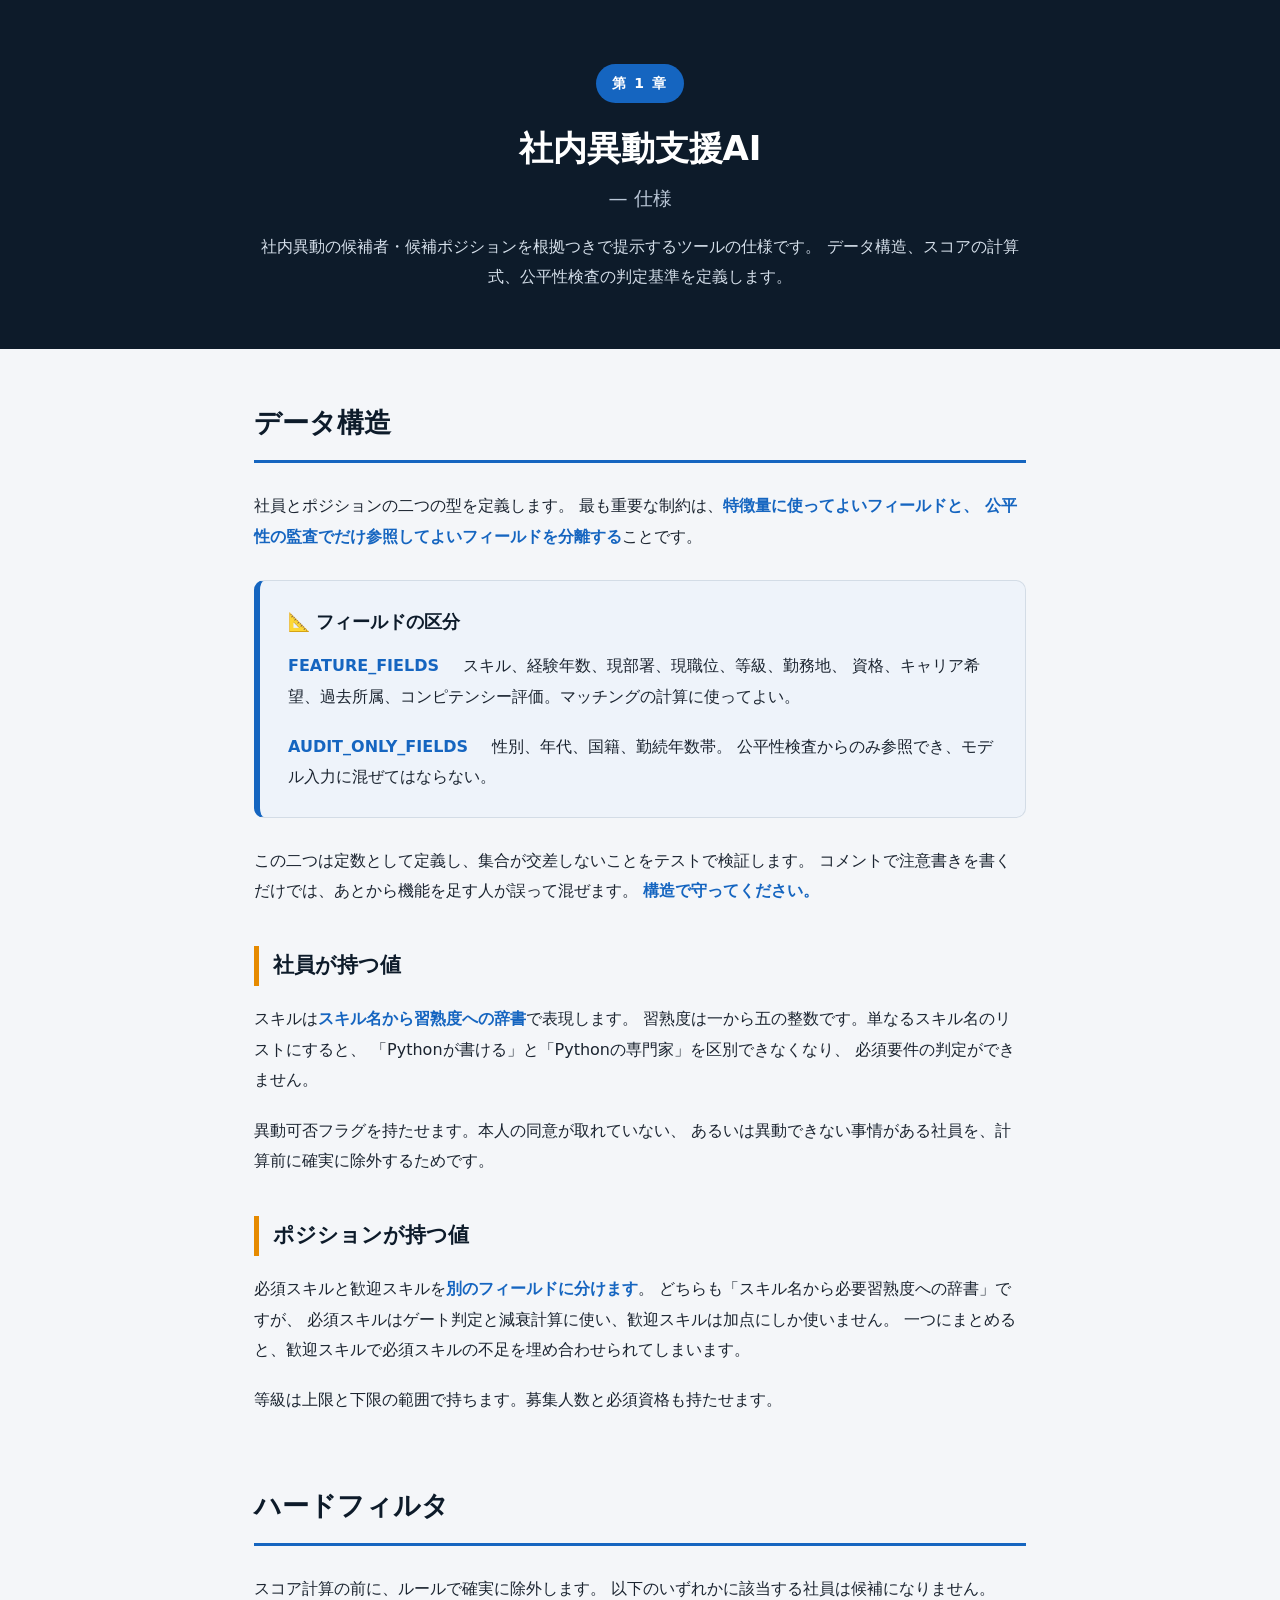
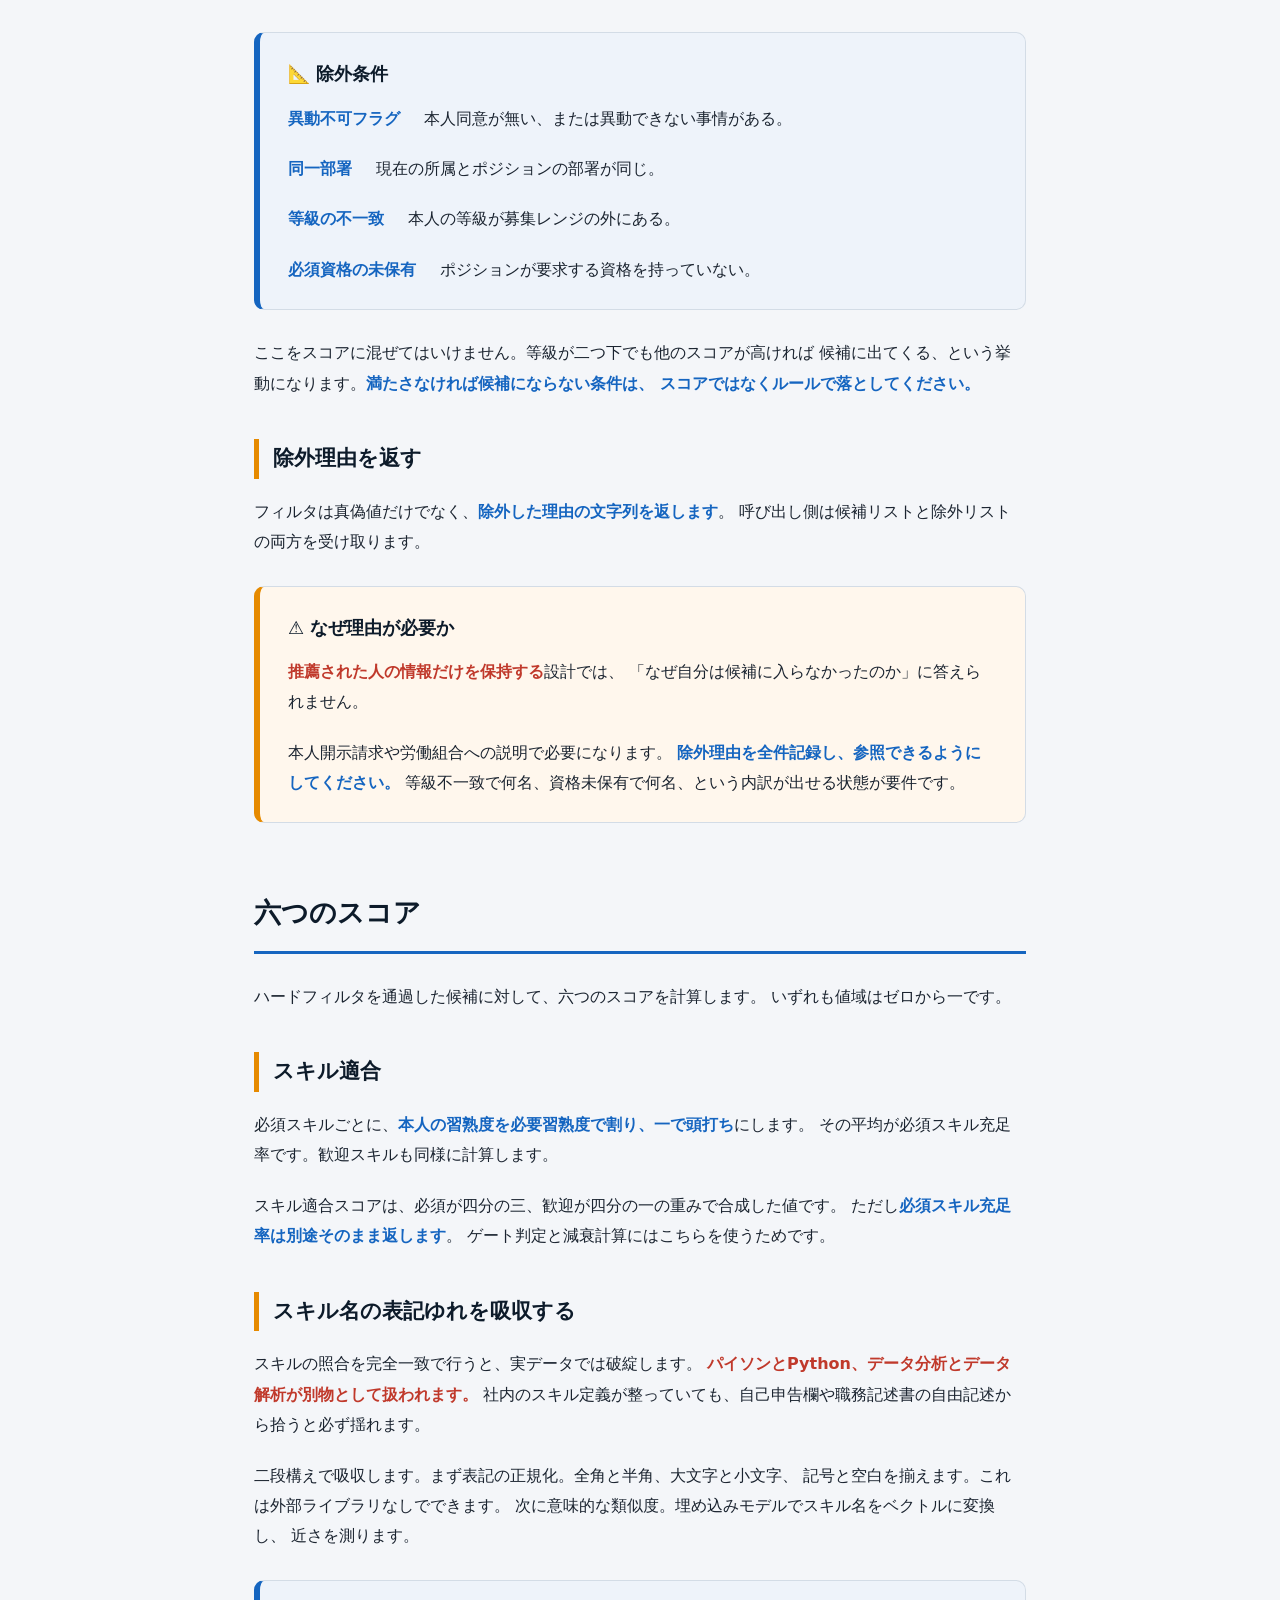
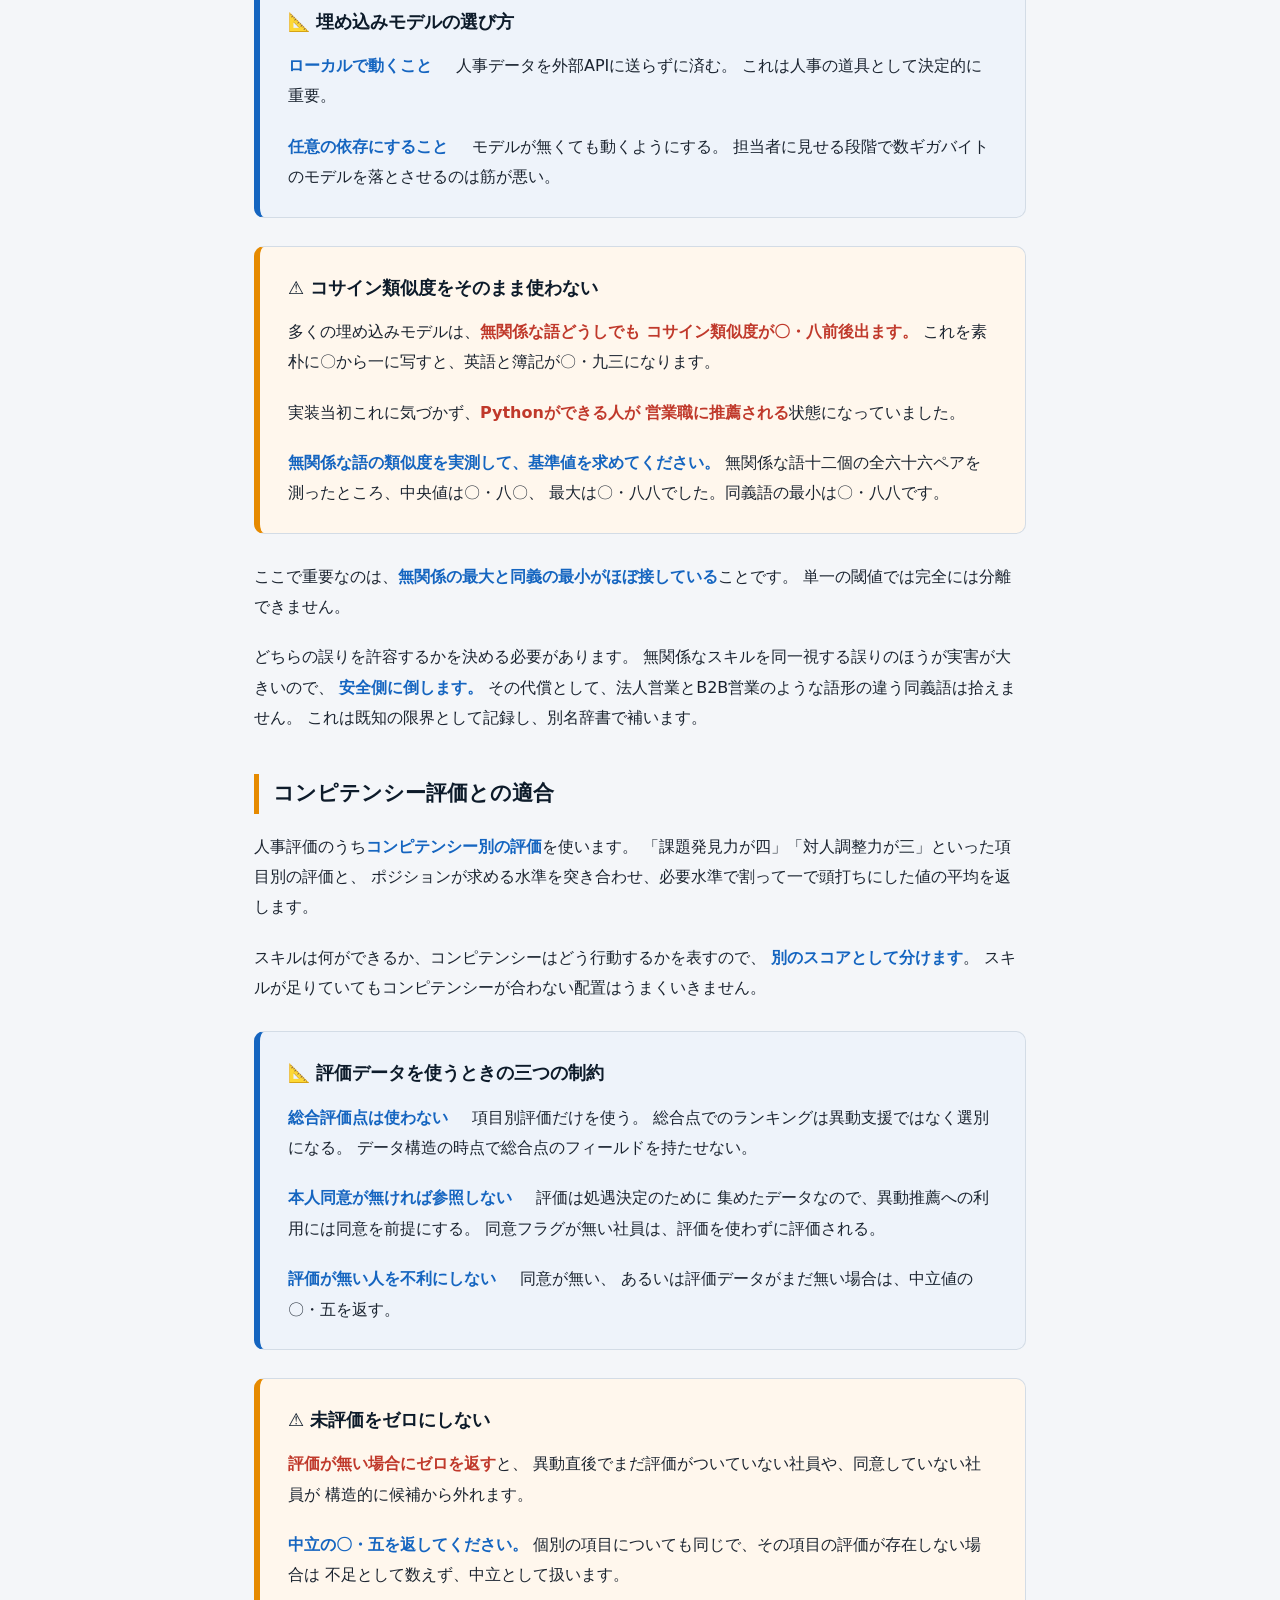
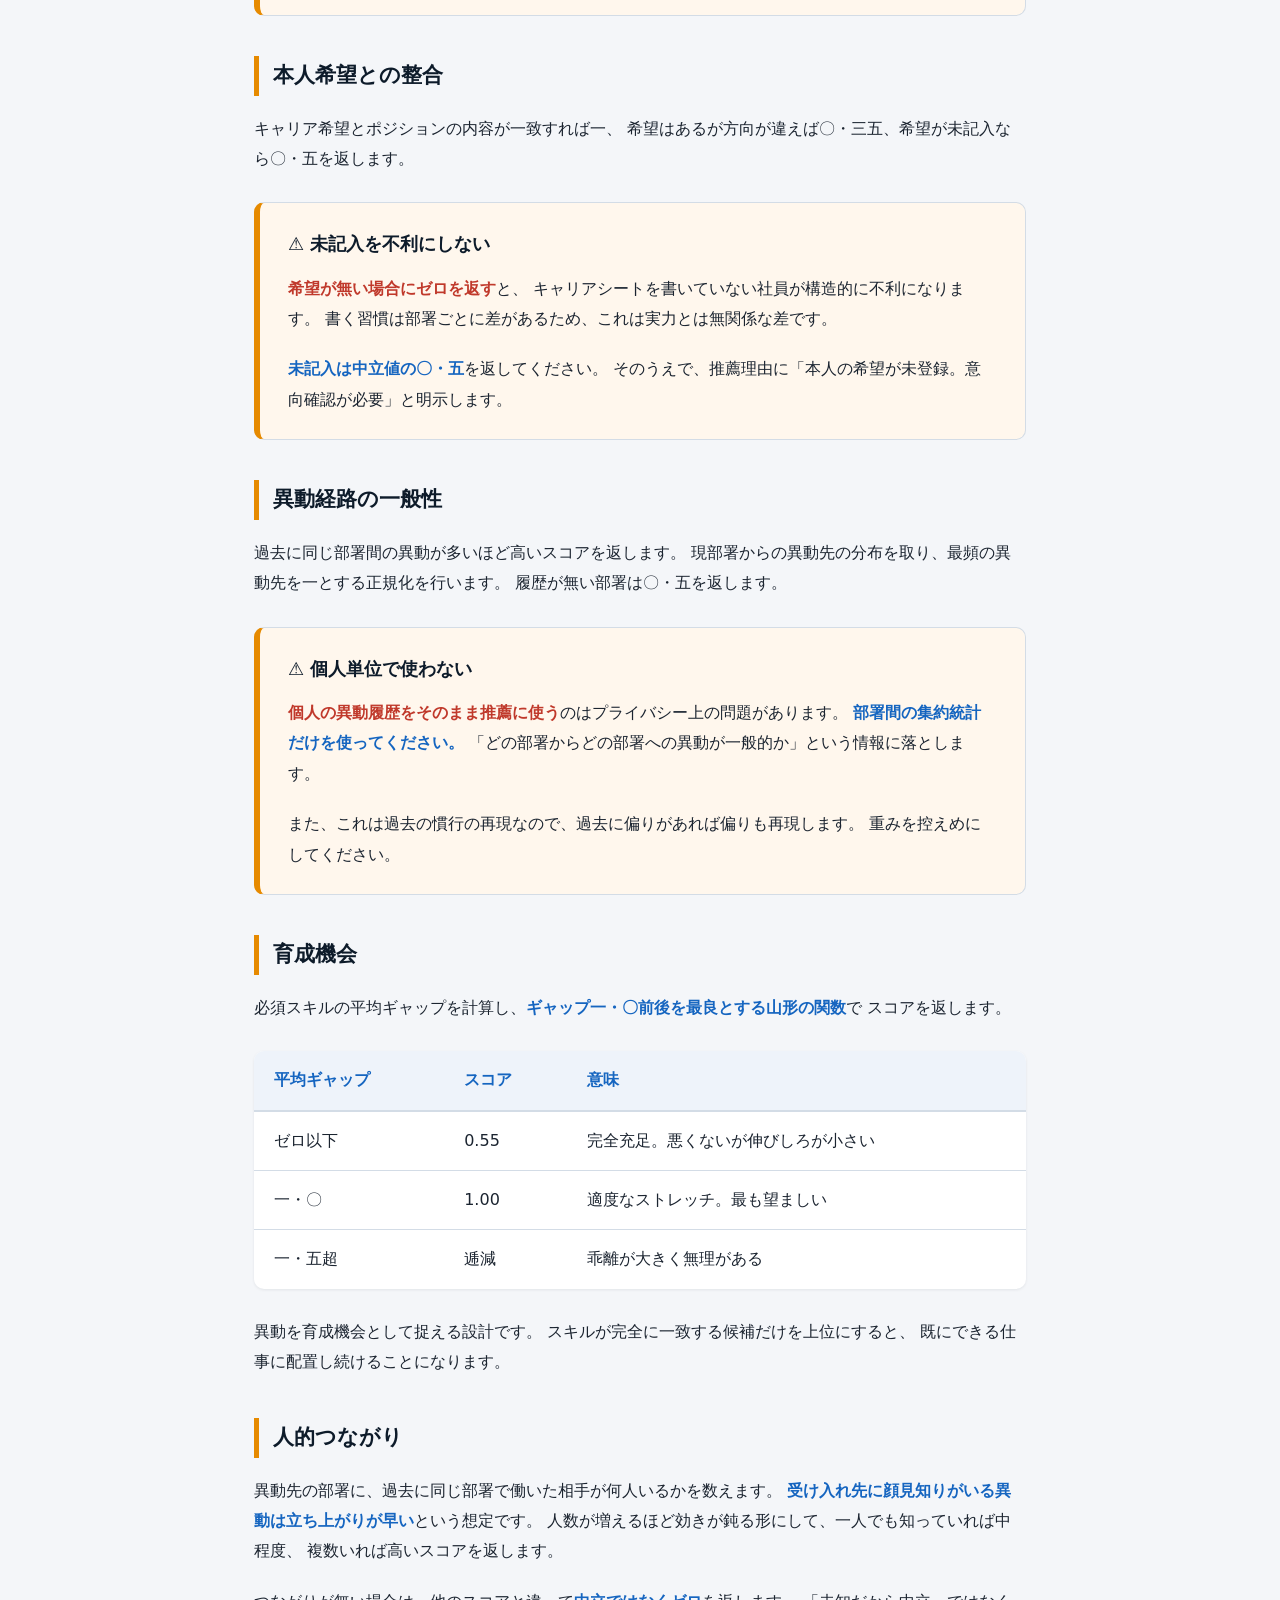
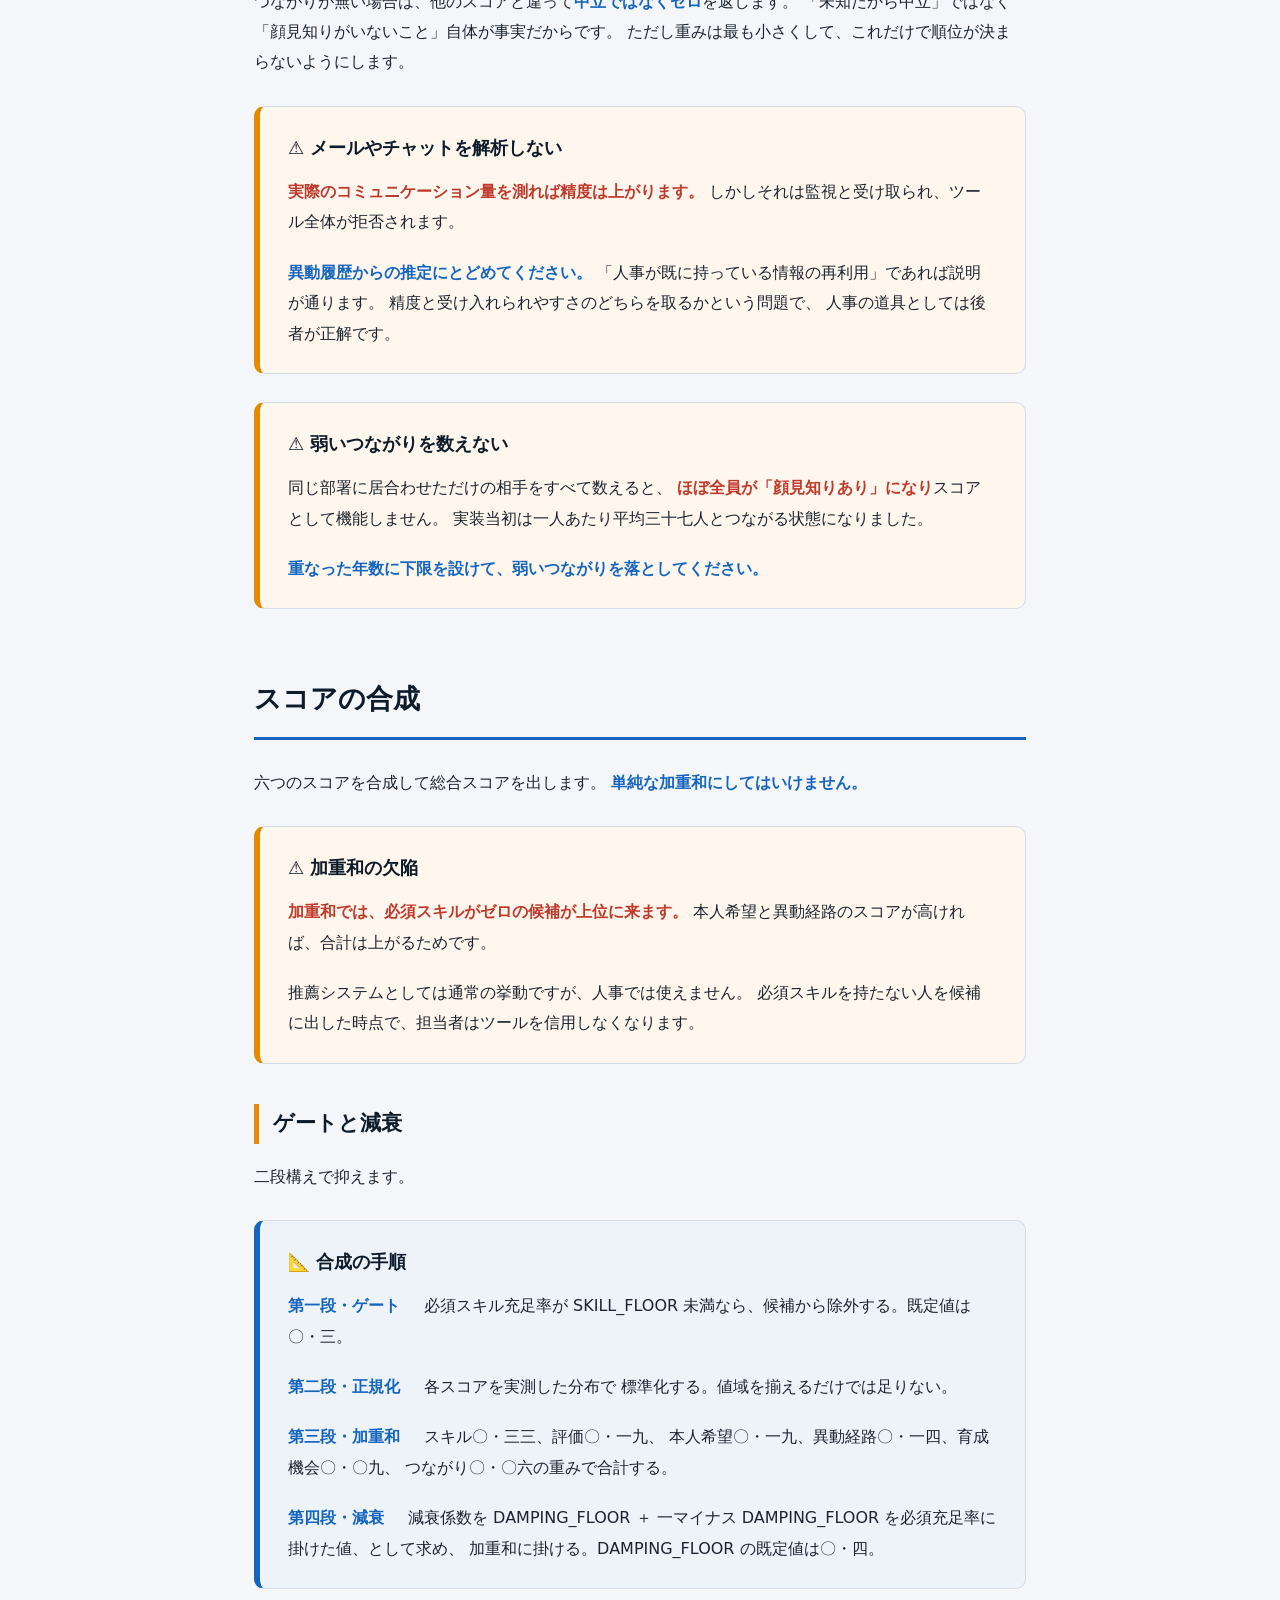
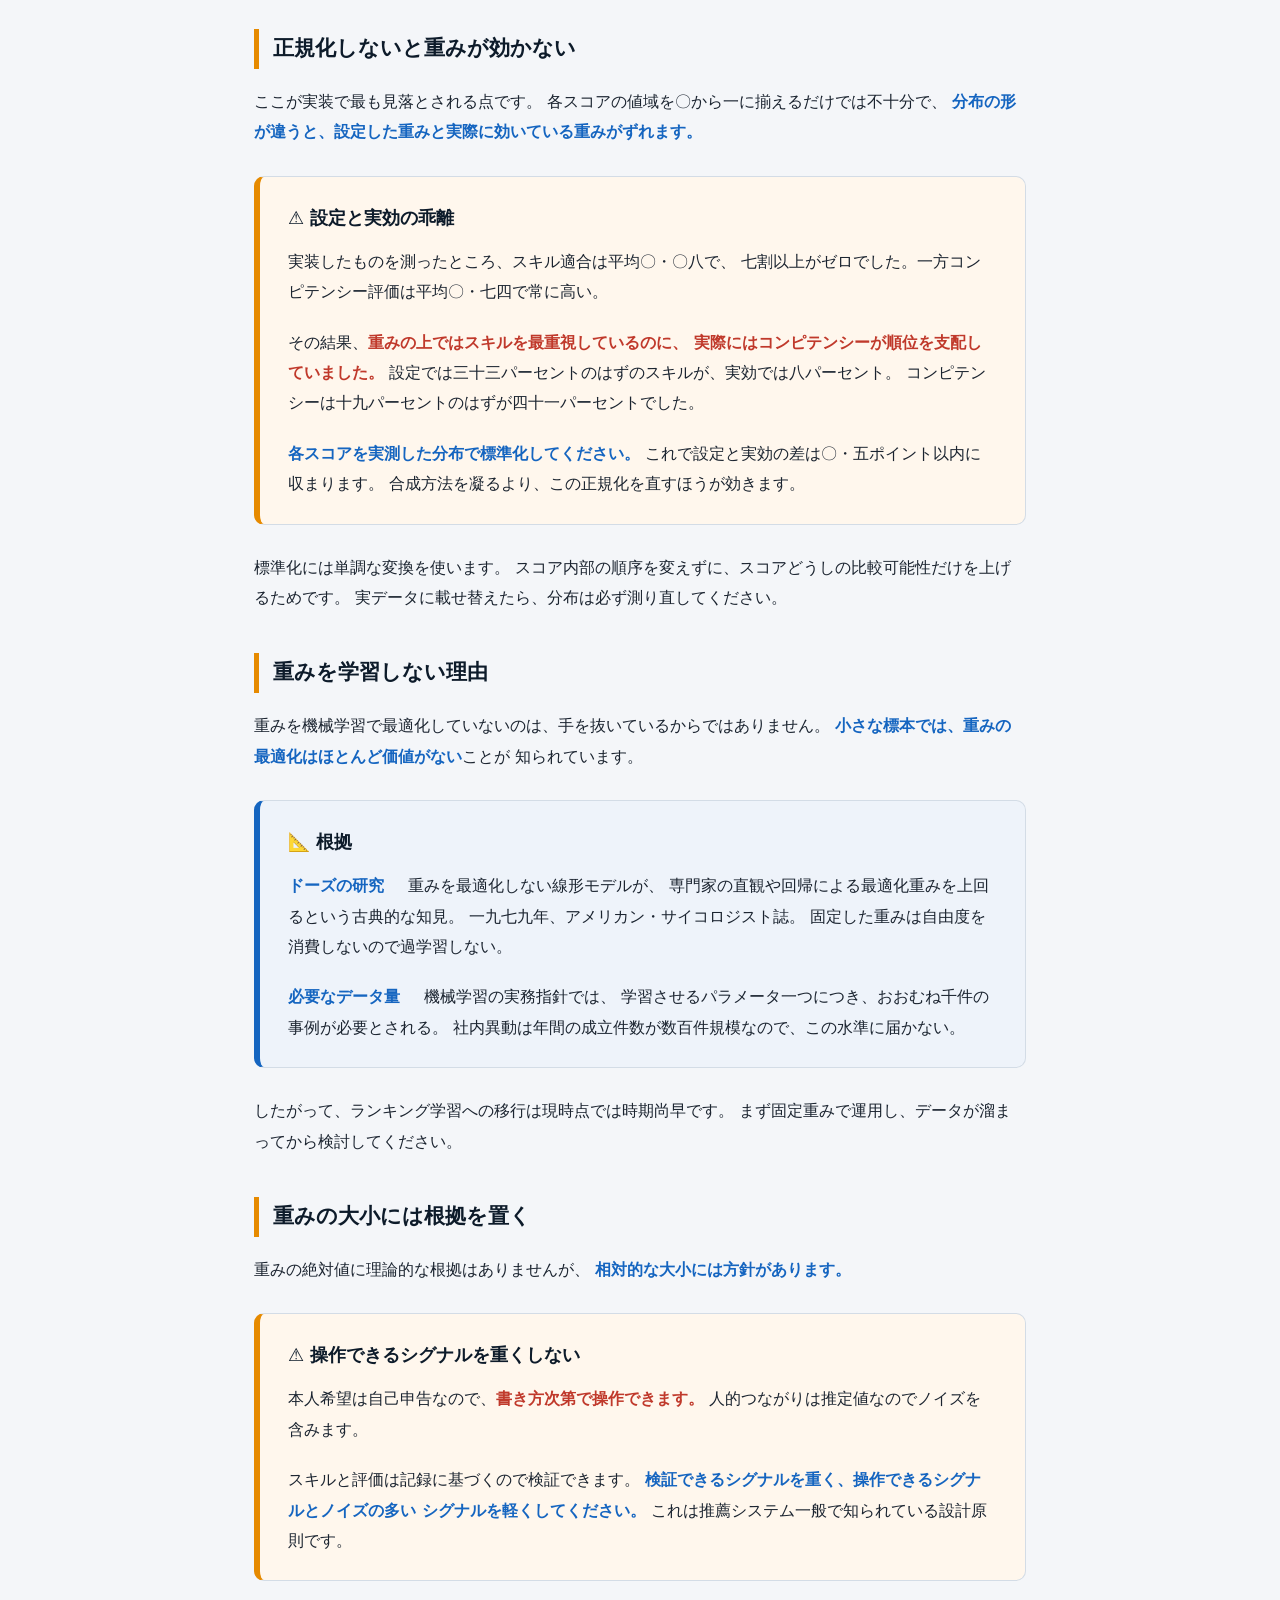
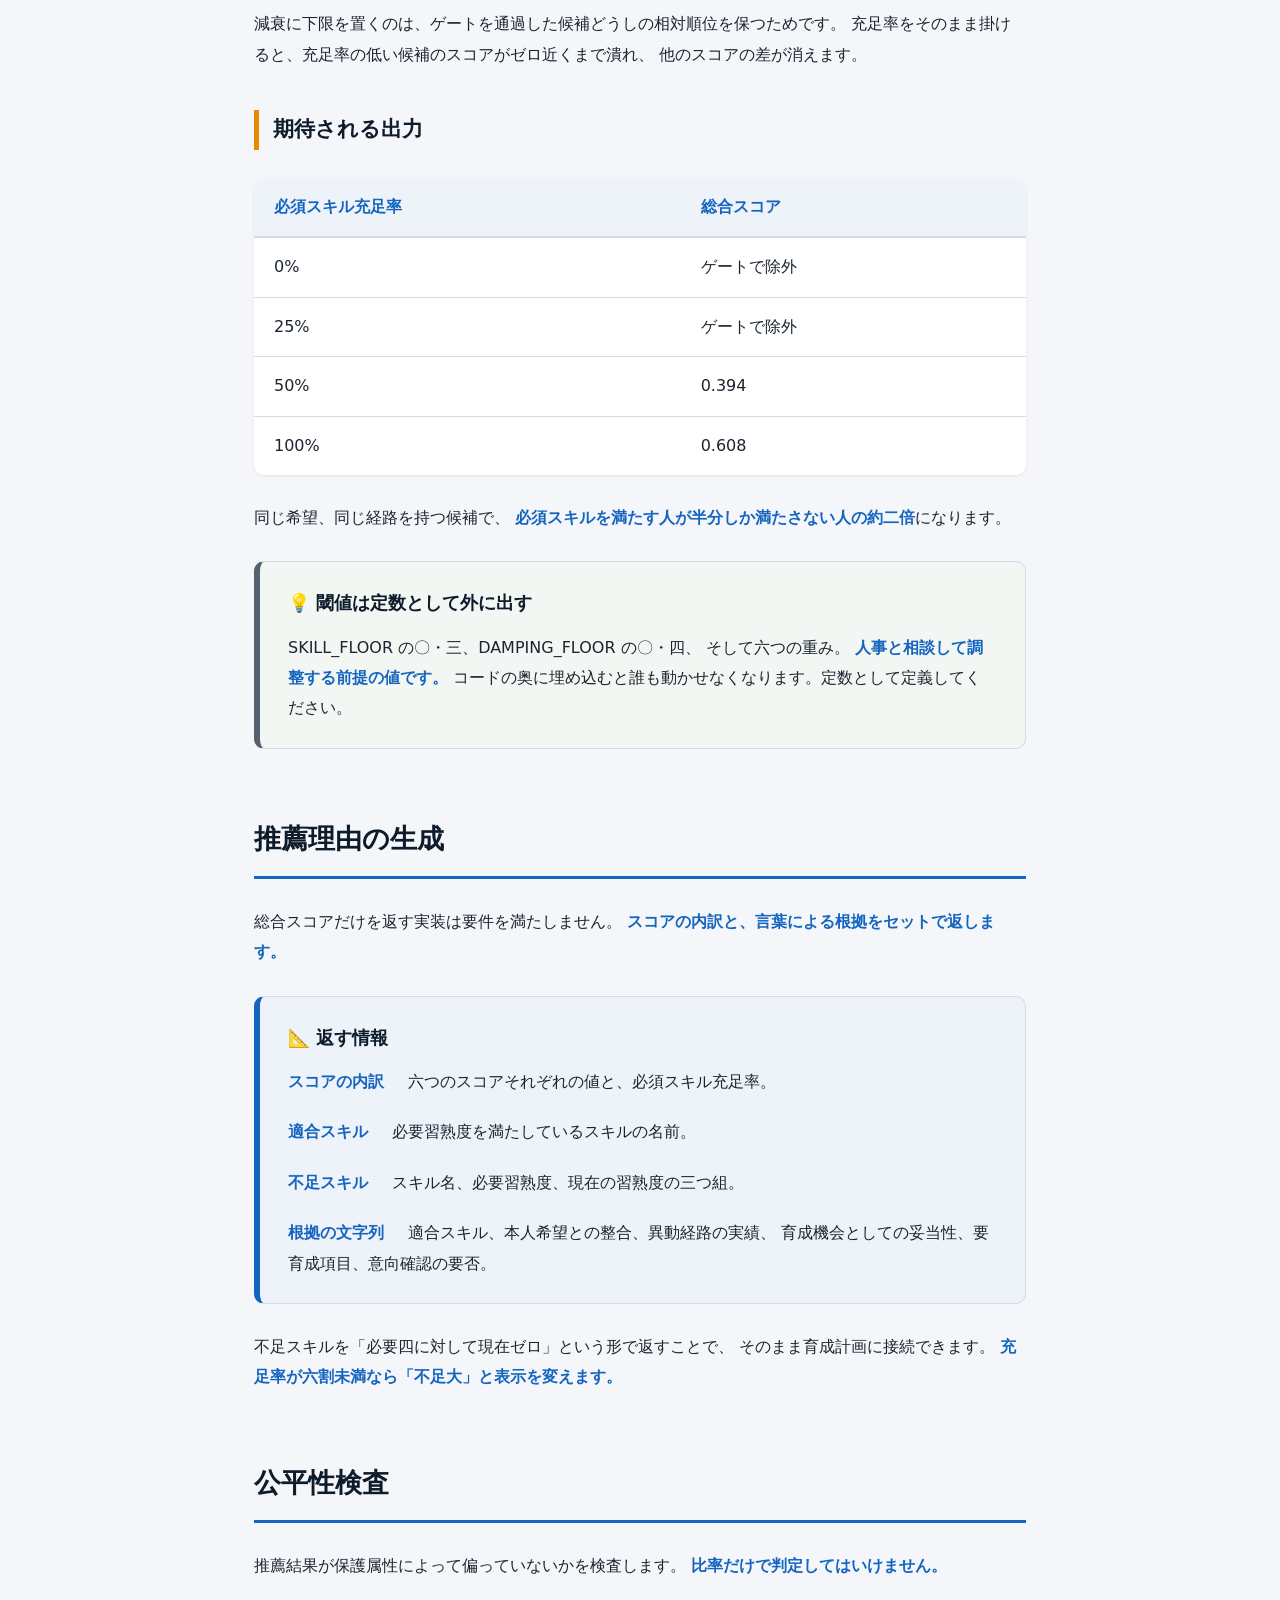
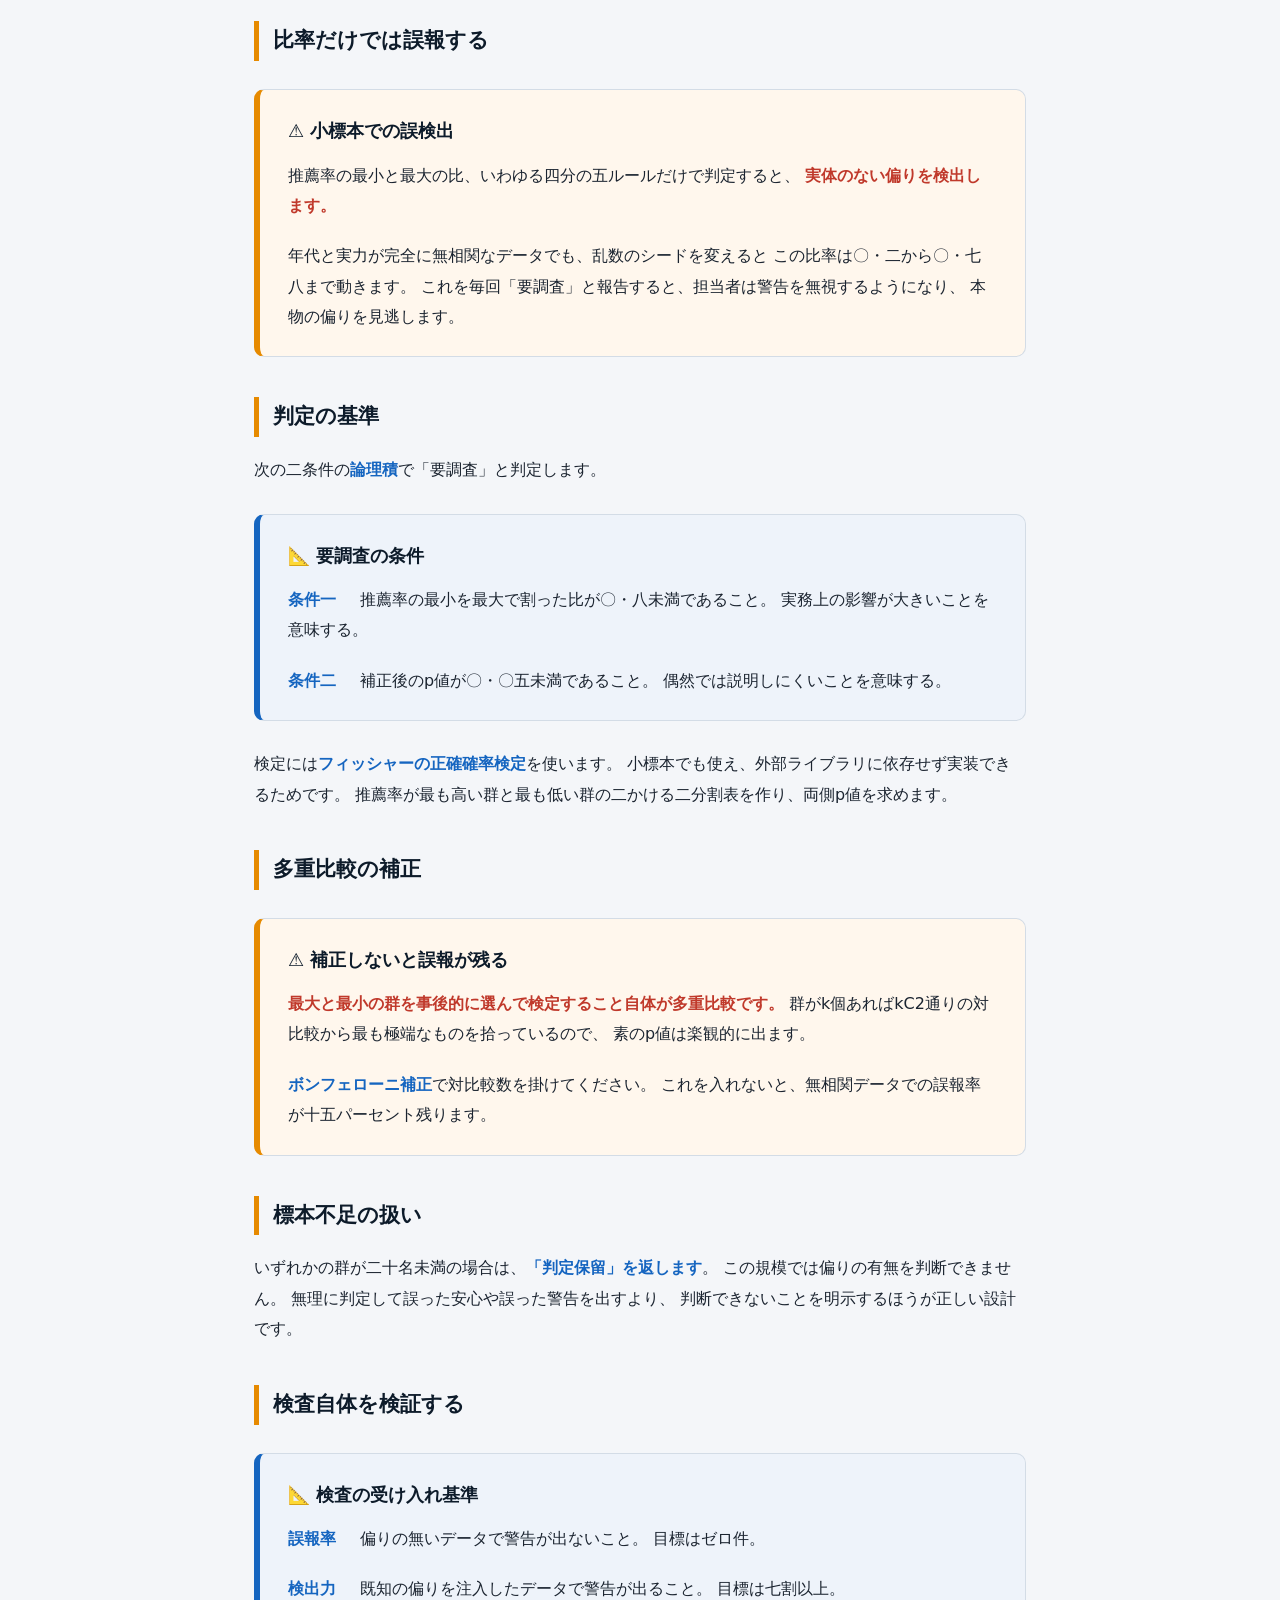
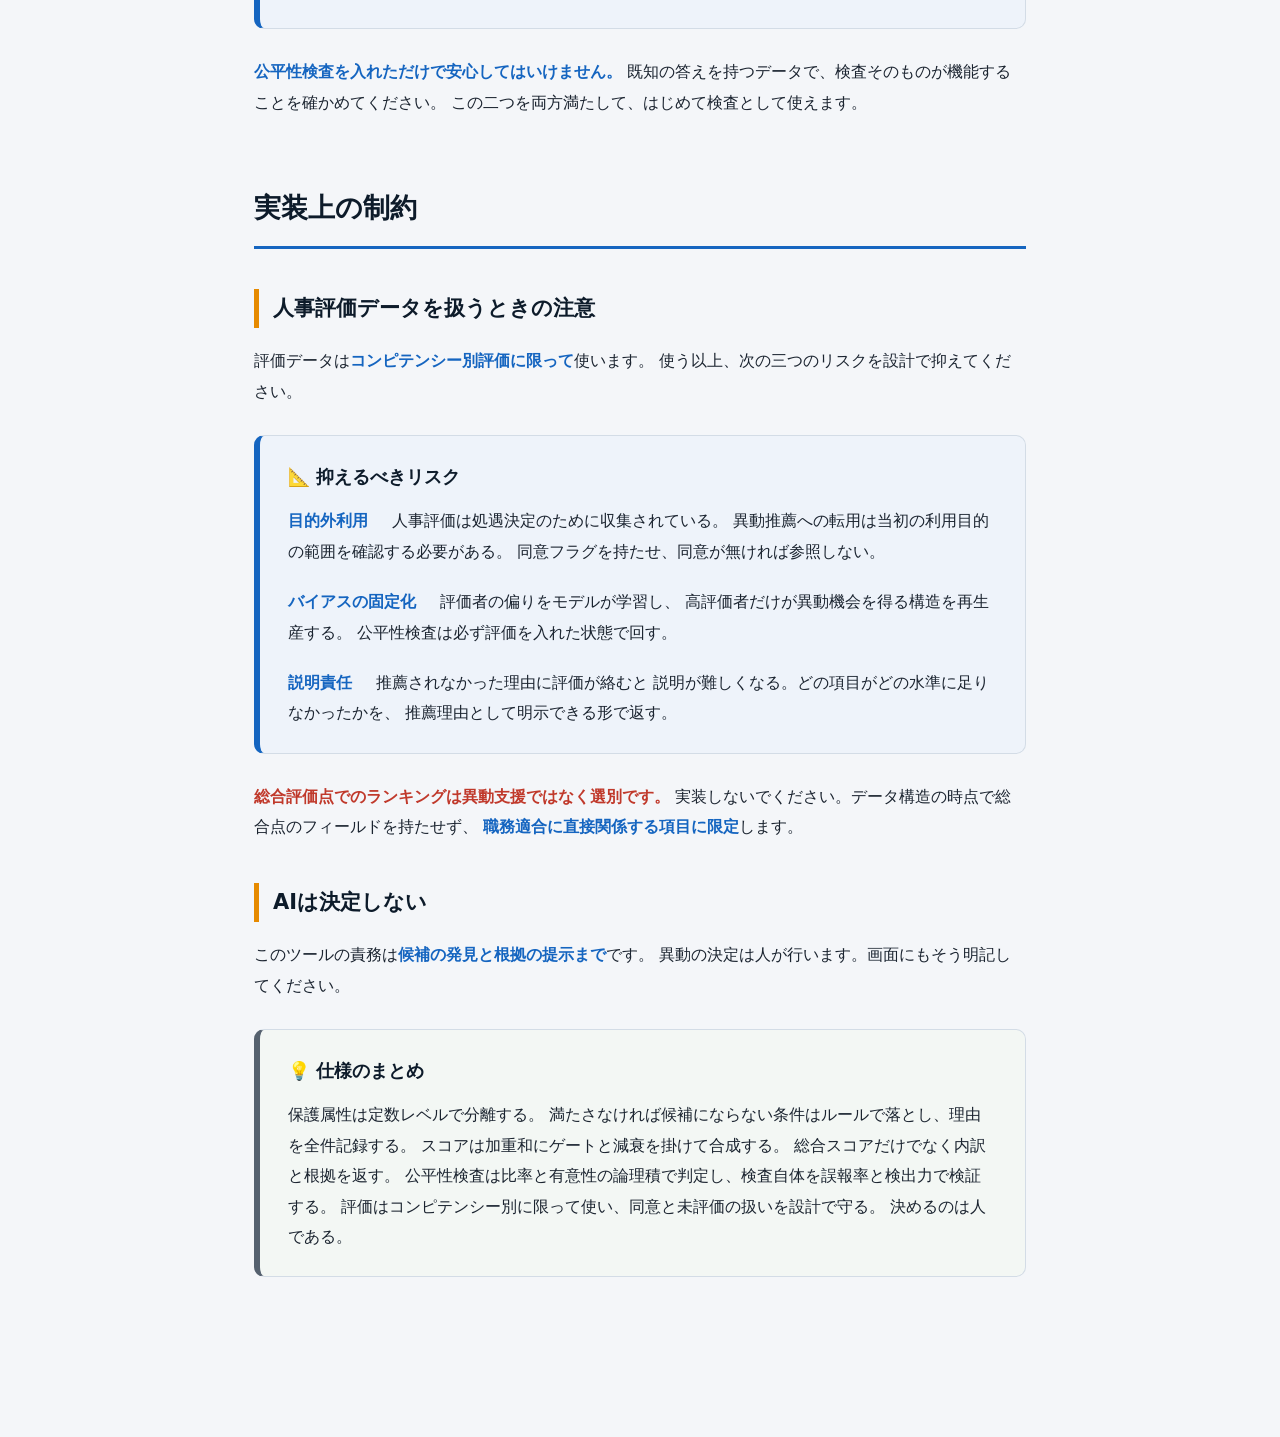
<file: textbook/hr/ch01/index.html>
<!DOCTYPE html>
<html lang="ja">
<head>
<meta charset="utf-8">
<title>社内異動支援AI — 仕様</title>
<link rel="stylesheet" href="../../assets/style.css">
</head>
<body>

<section class="page-hero">
  <div class="kicker">第 1 章</div>
  <h1>社内異動支援AI<span class="sub">— 仕様</span></h1>
  <p class="lead">社内異動の候補者・候補ポジションを根拠つきで提示するツールの仕様です。
  データ構造、スコアの計算式、公平性検査の判定基準を定義します。</p>
</section>

<article class="article">

<section id="s1">
<h2>データ構造</h2>

<p>社員とポジションの二つの型を定義します。
最も重要な制約は、<span class="term">特徴量に使ってよいフィールドと、
公平性の監査でだけ参照してよいフィールドを分離する</span>ことです。</p>

<div class="law-box">
  <h4>フィールドの区分</h4>
  <p><span class="article"><b>FEATURE_FIELDS</b>　スキル、経験年数、現部署、現職位、等級、勤務地、
  資格、キャリア希望、過去所属、コンピテンシー評価。マッチングの計算に使ってよい。</span></p>
  <p><span class="article"><b>AUDIT_ONLY_FIELDS</b>　性別、年代、国籍、勤続年数帯。
  公平性検査からのみ参照でき、モデル入力に混ぜてはならない。</span></p>
</div>

<p>この二つは定数として定義し、集合が交差しないことをテストで検証します。
コメントで注意書きを書くだけでは、あとから機能を足す人が誤って混ぜます。
<span class="term">構造で守ってください。</span></p>

<h3>社員が持つ値</h3>

<p>スキルは<span class="term">スキル名から習熟度への辞書</span>で表現します。
習熟度は一から五の整数です。単なるスキル名のリストにすると、
「Pythonが書ける」と「Pythonの専門家」を区別できなくなり、
必須要件の判定ができません。</p>

<p>異動可否フラグを持たせます。本人の同意が取れていない、
あるいは異動できない事情がある社員を、計算前に確実に除外するためです。</p>

<h3>ポジションが持つ値</h3>

<p>必須スキルと歓迎スキルを<span class="term">別のフィールドに分けます</span>。
どちらも「スキル名から必要習熟度への辞書」ですが、
必須スキルはゲート判定と減衰計算に使い、歓迎スキルは加点にしか使いません。
一つにまとめると、歓迎スキルで必須スキルの不足を埋め合わせられてしまいます。</p>

<p>等級は上限と下限の範囲で持ちます。募集人数と必須資格も持たせます。</p>
</section>

<section id="s2">
<h2>ハードフィルタ</h2>

<p>スコア計算の前に、ルールで確実に除外します。
以下のいずれかに該当する社員は候補になりません。</p>

<div class="law-box">
  <h4>除外条件</h4>
  <p><span class="article"><b>異動不可フラグ</b>　本人同意が無い、または異動できない事情がある。</span></p>
  <p><span class="article"><b>同一部署</b>　現在の所属とポジションの部署が同じ。</span></p>
  <p><span class="article"><b>等級の不一致</b>　本人の等級が募集レンジの外にある。</span></p>
  <p><span class="article"><b>必須資格の未保有</b>　ポジションが要求する資格を持っていない。</span></p>
</div>

<p>ここをスコアに混ぜてはいけません。等級が二つ下でも他のスコアが高ければ
候補に出てくる、という挙動になります。<span class="term">満たさなければ候補にならない条件は、
スコアではなくルールで落としてください。</span></p>

<h3>除外理由を返す</h3>

<p>フィルタは真偽値だけでなく、<span class="term">除外した理由の文字列を返します</span>。
呼び出し側は候補リストと除外リストの両方を受け取ります。</p>

<div class="pitfall-box">
  <h4>なぜ理由が必要か</h4>
  <p><span class="term-x">推薦された人の情報だけを保持する</span>設計では、
  「なぜ自分は候補に入らなかったのか」に答えられません。</p>
  <p>本人開示請求や労働組合への説明で必要になります。
  <span class="term">除外理由を全件記録し、参照できるようにしてください。</span>
  等級不一致で何名、資格未保有で何名、という内訳が出せる状態が要件です。</p>
</div>
</section>

<section id="s3">
<h2>六つのスコア</h2>

<p>ハードフィルタを通過した候補に対して、六つのスコアを計算します。
いずれも値域はゼロから一です。</p>

<h3>スキル適合</h3>

<p>必須スキルごとに、<span class="term">本人の習熟度を必要習熟度で割り、一で頭打ち</span>にします。
その平均が必須スキル充足率です。歓迎スキルも同様に計算します。</p>

<p>スキル適合スコアは、必須が四分の三、歓迎が四分の一の重みで合成した値です。
ただし<span class="term">必須スキル充足率は別途そのまま返します</span>。
ゲート判定と減衰計算にはこちらを使うためです。</p>

<h3>スキル名の表記ゆれを吸収する</h3>

<p>スキルの照合を完全一致で行うと、実データでは破綻します。
<span class="term-x">パイソンとPython、データ分析とデータ解析が別物として扱われます。</span>
社内のスキル定義が整っていても、自己申告欄や職務記述書の自由記述から拾うと必ず揺れます。</p>

<p>二段構えで吸収します。まず表記の正規化。全角と半角、大文字と小文字、
記号と空白を揃えます。これは外部ライブラリなしでできます。
次に意味的な類似度。埋め込みモデルでスキル名をベクトルに変換し、
近さを測ります。</p>

<div class="law-box">
  <h4>埋め込みモデルの選び方</h4>
  <p><span class="article"><b>ローカルで動くこと</b>　人事データを外部APIに送らずに済む。
  これは人事の道具として決定的に重要。</span></p>
  <p><span class="article"><b>任意の依存にすること</b>　モデルが無くても動くようにする。
  担当者に見せる段階で数ギガバイトのモデルを落とさせるのは筋が悪い。</span></p>
</div>

<div class="pitfall-box">
  <h4>コサイン類似度をそのまま使わない</h4>
  <p>多くの埋め込みモデルは、<span class="term-x">無関係な語どうしでも
  コサイン類似度が〇・八前後出ます。</span>
  これを素朴に〇から一に写すと、英語と簿記が〇・九三になります。</p>
  <p>実装当初これに気づかず、<span class="term-x">Pythonができる人が
  営業職に推薦される</span>状態になっていました。</p>
  <p><span class="term">無関係な語の類似度を実測して、基準値を求めてください。</span>
  無関係な語十二個の全六十六ペアを測ったところ、中央値は〇・八〇、
  最大は〇・八八でした。同義語の最小は〇・八八です。</p>
</div>

<p>ここで重要なのは、<span class="term">無関係の最大と同義の最小がほぼ接している</span>ことです。
単一の閾値では完全には分離できません。</p>

<p>どちらの誤りを許容するかを決める必要があります。
無関係なスキルを同一視する誤りのほうが実害が大きいので、
<span class="term">安全側に倒します。</span>
その代償として、法人営業とB2B営業のような語形の違う同義語は拾えません。
これは既知の限界として記録し、別名辞書で補います。</p>

<h3>コンピテンシー評価との適合</h3>

<p>人事評価のうち<span class="term">コンピテンシー別の評価</span>を使います。
「課題発見力が四」「対人調整力が三」といった項目別の評価と、
ポジションが求める水準を突き合わせ、必要水準で割って一で頭打ちにした値の平均を返します。</p>

<p>スキルは何ができるか、コンピテンシーはどう行動するかを表すので、
<span class="term">別のスコアとして分けます</span>。
スキルが足りていてもコンピテンシーが合わない配置はうまくいきません。</p>

<div class="law-box">
  <h4>評価データを使うときの三つの制約</h4>
  <p><span class="article"><b>総合評価点は使わない</b>　項目別評価だけを使う。
  総合点でのランキングは異動支援ではなく選別になる。
  データ構造の時点で総合点のフィールドを持たせない。</span></p>
  <p><span class="article"><b>本人同意が無ければ参照しない</b>　評価は処遇決定のために
  集めたデータなので、異動推薦への利用には同意を前提にする。
  同意フラグが無い社員は、評価を使わずに評価される。</span></p>
  <p><span class="article"><b>評価が無い人を不利にしない</b>　同意が無い、
  あるいは評価データがまだ無い場合は、中立値の〇・五を返す。</span></p>
</div>

<div class="pitfall-box">
  <h4>未評価をゼロにしない</h4>
  <p><span class="term-x">評価が無い場合にゼロを返す</span>と、
  異動直後でまだ評価がついていない社員や、同意していない社員が
  構造的に候補から外れます。</p>
  <p><span class="term">中立の〇・五を返してください。</span>
  個別の項目についても同じで、その項目の評価が存在しない場合は
  不足として数えず、中立として扱います。</p>
</div>

<h3>本人希望との整合</h3>

<p>キャリア希望とポジションの内容が一致すれば一、
希望はあるが方向が違えば〇・三五、希望が未記入なら〇・五を返します。</p>

<div class="pitfall-box">
  <h4>未記入を不利にしない</h4>
  <p><span class="term-x">希望が無い場合にゼロを返す</span>と、
  キャリアシートを書いていない社員が構造的に不利になります。
  書く習慣は部署ごとに差があるため、これは実力とは無関係な差です。</p>
  <p><span class="term">未記入は中立値の〇・五</span>を返してください。
  そのうえで、推薦理由に「本人の希望が未登録。意向確認が必要」と明示します。</p>
</div>

<h3>異動経路の一般性</h3>

<p>過去に同じ部署間の異動が多いほど高いスコアを返します。
現部署からの異動先の分布を取り、最頻の異動先を一とする正規化を行います。
履歴が無い部署は〇・五を返します。</p>

<div class="pitfall-box">
  <h4>個人単位で使わない</h4>
  <p><span class="term-x">個人の異動履歴をそのまま推薦に使う</span>のはプライバシー上の問題があります。
  <span class="term">部署間の集約統計だけを使ってください。</span>
  「どの部署からどの部署への異動が一般的か」という情報に落とします。</p>
  <p>また、これは過去の慣行の再現なので、過去に偏りがあれば偏りも再現します。
  重みを控えめにしてください。</p>
</div>

<h3>育成機会</h3>

<p>必須スキルの平均ギャップを計算し、<span class="term">ギャップ一・〇前後を最良とする山形の関数</span>で
スコアを返します。</p>

<table class="timeline">
  <thead><tr><th>平均ギャップ</th><th>スコア</th><th>意味</th></tr></thead>
  <tbody>
    <tr><td>ゼロ以下</td><td>0.55</td><td>完全充足。悪くないが伸びしろが小さい</td></tr>
    <tr><td>一・〇</td><td>1.00</td><td>適度なストレッチ。最も望ましい</td></tr>
    <tr><td>一・五超</td><td>逓減</td><td>乖離が大きく無理がある</td></tr>
  </tbody>
</table>

<p>異動を育成機会として捉える設計です。
スキルが完全に一致する候補だけを上位にすると、
既にできる仕事に配置し続けることになります。</p>

<h3>人的つながり</h3>

<p>異動先の部署に、過去に同じ部署で働いた相手が何人いるかを数えます。
<span class="term">受け入れ先に顔見知りがいる異動は立ち上がりが早い</span>という想定です。
人数が増えるほど効きが鈍る形にして、一人でも知っていれば中程度、
複数いれば高いスコアを返します。</p>

<p>つながりが無い場合は、他のスコアと違って<span class="term">中立ではなくゼロ</span>を返します。
「未知だから中立」ではなく「顔見知りがいないこと」自体が事実だからです。
ただし重みは最も小さくして、これだけで順位が決まらないようにします。</p>

<div class="pitfall-box">
  <h4>メールやチャットを解析しない</h4>
  <p><span class="term-x">実際のコミュニケーション量を測れば精度は上がります。</span>
  しかしそれは監視と受け取られ、ツール全体が拒否されます。</p>
  <p><span class="term">異動履歴からの推定にとどめてください。</span>
  「人事が既に持っている情報の再利用」であれば説明が通ります。
  精度と受け入れられやすさのどちらを取るかという問題で、
  人事の道具としては後者が正解です。</p>
</div>

<div class="pitfall-box">
  <h4>弱いつながりを数えない</h4>
  <p>同じ部署に居合わせただけの相手をすべて数えると、
  <span class="term-x">ほぼ全員が「顔見知りあり」になり</span>スコアとして機能しません。
  実装当初は一人あたり平均三十七人とつながる状態になりました。</p>
  <p><span class="term">重なった年数に下限を設けて、弱いつながりを落としてください。</span></p>
</div>
</section>

<section id="s4">
<h2>スコアの合成</h2>

<p>六つのスコアを合成して総合スコアを出します。
<span class="term">単純な加重和にしてはいけません。</span></p>

<div class="pitfall-box">
  <h4>加重和の欠陥</h4>
  <p><span class="term-x">加重和では、必須スキルがゼロの候補が上位に来ます。</span>
  本人希望と異動経路のスコアが高ければ、合計は上がるためです。</p>
  <p>推薦システムとしては通常の挙動ですが、人事では使えません。
  必須スキルを持たない人を候補に出した時点で、担当者はツールを信用しなくなります。</p>
</div>

<h3>ゲートと減衰</h3>

<p>二段構えで抑えます。</p>

<div class="law-box">
  <h4>合成の手順</h4>
  <p><span class="article"><b>第一段・ゲート</b>　必須スキル充足率が
  SKILL_FLOOR 未満なら、候補から除外する。既定値は〇・三。</span></p>
  <p><span class="article"><b>第二段・正規化</b>　各スコアを実測した分布で
  標準化する。値域を揃えるだけでは足りない。</span></p>
  <p><span class="article"><b>第三段・加重和</b>　スキル〇・三三、評価〇・一九、
  本人希望〇・一九、異動経路〇・一四、育成機会〇・〇九、
  つながり〇・〇六の重みで合計する。</span></p>
  <p><span class="article"><b>第四段・減衰</b>　減衰係数を
  DAMPING_FLOOR ＋ 一マイナス DAMPING_FLOOR を必須充足率に掛けた値、として求め、
  加重和に掛ける。DAMPING_FLOOR の既定値は〇・四。</span></p>
</div>

<h3>正規化しないと重みが効かない</h3>

<p>ここが実装で最も見落とされる点です。
各スコアの値域を〇から一に揃えるだけでは不十分で、
<span class="term">分布の形が違うと、設定した重みと実際に効いている重みがずれます。</span></p>

<div class="pitfall-box">
  <h4>設定と実効の乖離</h4>
  <p>実装したものを測ったところ、スキル適合は平均〇・〇八で、
  七割以上がゼロでした。一方コンピテンシー評価は平均〇・七四で常に高い。</p>
  <p>その結果、<span class="term-x">重みの上ではスキルを最重視しているのに、
  実際にはコンピテンシーが順位を支配していました。</span>
  設定では三十三パーセントのはずのスキルが、実効では八パーセント。
  コンピテンシーは十九パーセントのはずが四十一パーセントでした。</p>
  <p><span class="term">各スコアを実測した分布で標準化してください。</span>
  これで設定と実効の差は〇・五ポイント以内に収まります。
  合成方法を凝るより、この正規化を直すほうが効きます。</p>
</div>

<p>標準化には単調な変換を使います。
スコア内部の順序を変えずに、スコアどうしの比較可能性だけを上げるためです。
実データに載せ替えたら、分布は必ず測り直してください。</p>

<h3>重みを学習しない理由</h3>

<p>重みを機械学習で最適化していないのは、手を抜いているからではありません。
<span class="term">小さな標本では、重みの最適化はほとんど価値がない</span>ことが
知られています。</p>

<div class="law-box">
  <h4>根拠</h4>
  <p><span class="article"><b>ドーズの研究</b>　重みを最適化しない線形モデルが、
  専門家の直観や回帰による最適化重みを上回るという古典的な知見。
  一九七九年、アメリカン・サイコロジスト誌。
  固定した重みは自由度を消費しないので過学習しない。</span></p>
  <p><span class="article"><b>必要なデータ量</b>　機械学習の実務指針では、
  学習させるパラメータ一つにつき、おおむね千件の事例が必要とされる。
  社内異動は年間の成立件数が数百件規模なので、この水準に届かない。</span></p>
</div>

<p>したがって、ランキング学習への移行は現時点では時期尚早です。
まず固定重みで運用し、データが溜まってから検討してください。</p>

<h3>重みの大小には根拠を置く</h3>

<p>重みの絶対値に理論的な根拠はありませんが、
<span class="term">相対的な大小には方針があります。</span></p>

<div class="pitfall-box">
  <h4>操作できるシグナルを重くしない</h4>
  <p>本人希望は自己申告なので、<span class="term-x">書き方次第で操作できます。</span>
  人的つながりは推定値なのでノイズを含みます。</p>
  <p>スキルと評価は記録に基づくので検証できます。
  <span class="term">検証できるシグナルを重く、操作できるシグナルとノイズの多い
  シグナルを軽くしてください。</span>
  これは推薦システム一般で知られている設計原則です。</p>
</div>

<p>減衰に下限を置くのは、ゲートを通過した候補どうしの相対順位を保つためです。
充足率をそのまま掛けると、充足率の低い候補のスコアがゼロ近くまで潰れ、
他のスコアの差が消えます。</p>

<h3>期待される出力</h3>

<table class="timeline">
  <thead><tr><th>必須スキル充足率</th><th>総合スコア</th></tr></thead>
  <tbody>
    <tr><td>0%</td><td>ゲートで除外</td></tr>
    <tr><td>25%</td><td>ゲートで除外</td></tr>
    <tr><td>50%</td><td>0.394</td></tr>
    <tr><td>100%</td><td>0.608</td></tr>
  </tbody>
</table>

<p>同じ希望、同じ経路を持つ候補で、
<span class="term">必須スキルを満たす人が半分しか満たさない人の約二倍</span>になります。</p>

<div class="case-box">
  <h4>閾値は定数として外に出す</h4>
  <p>SKILL_FLOOR の〇・三、DAMPING_FLOOR の〇・四、
  そして六つの重み。
  <span class="term">人事と相談して調整する前提の値です。</span>
  コードの奥に埋め込むと誰も動かせなくなります。定数として定義してください。</p>
</div>
</section>

<section id="s5">
<h2>推薦理由の生成</h2>

<p>総合スコアだけを返す実装は要件を満たしません。
<span class="term">スコアの内訳と、言葉による根拠をセットで返します。</span></p>

<div class="law-box">
  <h4>返す情報</h4>
  <p><span class="article"><b>スコアの内訳</b>　六つのスコアそれぞれの値と、必須スキル充足率。</span></p>
  <p><span class="article"><b>適合スキル</b>　必要習熟度を満たしているスキルの名前。</span></p>
  <p><span class="article"><b>不足スキル</b>　スキル名、必要習熟度、現在の習熟度の三つ組。</span></p>
  <p><span class="article"><b>根拠の文字列</b>　適合スキル、本人希望との整合、異動経路の実績、
  育成機会としての妥当性、要育成項目、意向確認の要否。</span></p>
</div>

<p>不足スキルを「必要四に対して現在ゼロ」という形で返すことで、
そのまま育成計画に接続できます。
<span class="term">充足率が六割未満なら「不足大」と表示を変えます。</span></p>
</section>

<section id="s6">
<h2>公平性検査</h2>

<p>推薦結果が保護属性によって偏っていないかを検査します。
<span class="term">比率だけで判定してはいけません。</span></p>

<h3>比率だけでは誤報する</h3>

<div class="pitfall-box">
  <h4>小標本での誤検出</h4>
  <p>推薦率の最小と最大の比、いわゆる四分の五ルールだけで判定すると、
  <span class="term-x">実体のない偏りを検出します。</span></p>
  <p>年代と実力が完全に無相関なデータでも、乱数のシードを変えると
  この比率は〇・二から〇・七八まで動きます。
  これを毎回「要調査」と報告すると、担当者は警告を無視するようになり、
  本物の偏りを見逃します。</p>
</div>

<h3>判定の基準</h3>

<p>次の二条件の<span class="term">論理積</span>で「要調査」と判定します。</p>

<div class="law-box">
  <h4>要調査の条件</h4>
  <p><span class="article"><b>条件一</b>　推薦率の最小を最大で割った比が〇・八未満であること。
  実務上の影響が大きいことを意味する。</span></p>
  <p><span class="article"><b>条件二</b>　補正後のp値が〇・〇五未満であること。
  偶然では説明しにくいことを意味する。</span></p>
</div>

<p>検定には<span class="term">フィッシャーの正確確率検定</span>を使います。
小標本でも使え、外部ライブラリに依存せず実装できるためです。
推薦率が最も高い群と最も低い群の二かける二分割表を作り、両側p値を求めます。</p>

<h3>多重比較の補正</h3>

<div class="pitfall-box">
  <h4>補正しないと誤報が残る</h4>
  <p><span class="term-x">最大と最小の群を事後的に選んで検定すること自体が多重比較です。</span>
  群がk個あればkC2通りの対比較から最も極端なものを拾っているので、
  素のp値は楽観的に出ます。</p>
  <p><span class="term">ボンフェローニ補正</span>で対比較数を掛けてください。
  これを入れないと、無相関データでの誤報率が十五パーセント残ります。</p>
</div>

<h3>標本不足の扱い</h3>

<p>いずれかの群が二十名未満の場合は、<span class="term">「判定保留」を返します</span>。
この規模では偏りの有無を判断できません。
無理に判定して誤った安心や誤った警告を出すより、
判断できないことを明示するほうが正しい設計です。</p>

<h3>検査自体を検証する</h3>

<div class="law-box">
  <h4>検査の受け入れ基準</h4>
  <p><span class="article"><b>誤報率</b>　偏りの無いデータで警告が出ないこと。
  目標はゼロ件。</span></p>
  <p><span class="article"><b>検出力</b>　既知の偏りを注入したデータで警告が出ること。
  目標は七割以上。</span></p>
</div>

<p><span class="term">公平性検査を入れただけで安心してはいけません。</span>
既知の答えを持つデータで、検査そのものが機能することを確かめてください。
この二つを両方満たして、はじめて検査として使えます。</p>
</section>

<section id="s7">
<h2>実装上の制約</h2>

<h3>人事評価データを扱うときの注意</h3>

<p>評価データは<span class="term">コンピテンシー別評価に限って</span>使います。
使う以上、次の三つのリスクを設計で抑えてください。</p>

<div class="law-box">
  <h4>抑えるべきリスク</h4>
  <p><span class="article"><b>目的外利用</b>　人事評価は処遇決定のために収集されている。
  異動推薦への転用は当初の利用目的の範囲を確認する必要がある。
  同意フラグを持たせ、同意が無ければ参照しない。</span></p>
  <p><span class="article"><b>バイアスの固定化</b>　評価者の偏りをモデルが学習し、
  高評価者だけが異動機会を得る構造を再生産する。
  公平性検査は必ず評価を入れた状態で回す。</span></p>
  <p><span class="article"><b>説明責任</b>　推薦されなかった理由に評価が絡むと
  説明が難しくなる。どの項目がどの水準に足りなかったかを、
  推薦理由として明示できる形で返す。</span></p>
</div>

<p><span class="term-x">総合評価点でのランキングは異動支援ではなく選別です。</span>
実装しないでください。データ構造の時点で総合点のフィールドを持たせず、
<span class="term">職務適合に直接関係する項目に限定</span>します。</p>

<h3>AIは決定しない</h3>

<p>このツールの責務は<span class="term">候補の発見と根拠の提示まで</span>です。
異動の決定は人が行います。画面にもそう明記してください。</p>

<div class="case-box">
  <h4>仕様のまとめ</h4>
  <p>保護属性は定数レベルで分離する。
  満たさなければ候補にならない条件はルールで落とし、理由を全件記録する。
  スコアは加重和にゲートと減衰を掛けて合成する。
  総合スコアだけでなく内訳と根拠を返す。
  公平性検査は比率と有意性の論理積で判定し、検査自体を誤報率と検出力で検証する。
  評価はコンピテンシー別に限って使い、同意と未評価の扱いを設計で守る。
  決めるのは人である。</p>
</div>
</section>

</article>
</body>
</html>
</file>
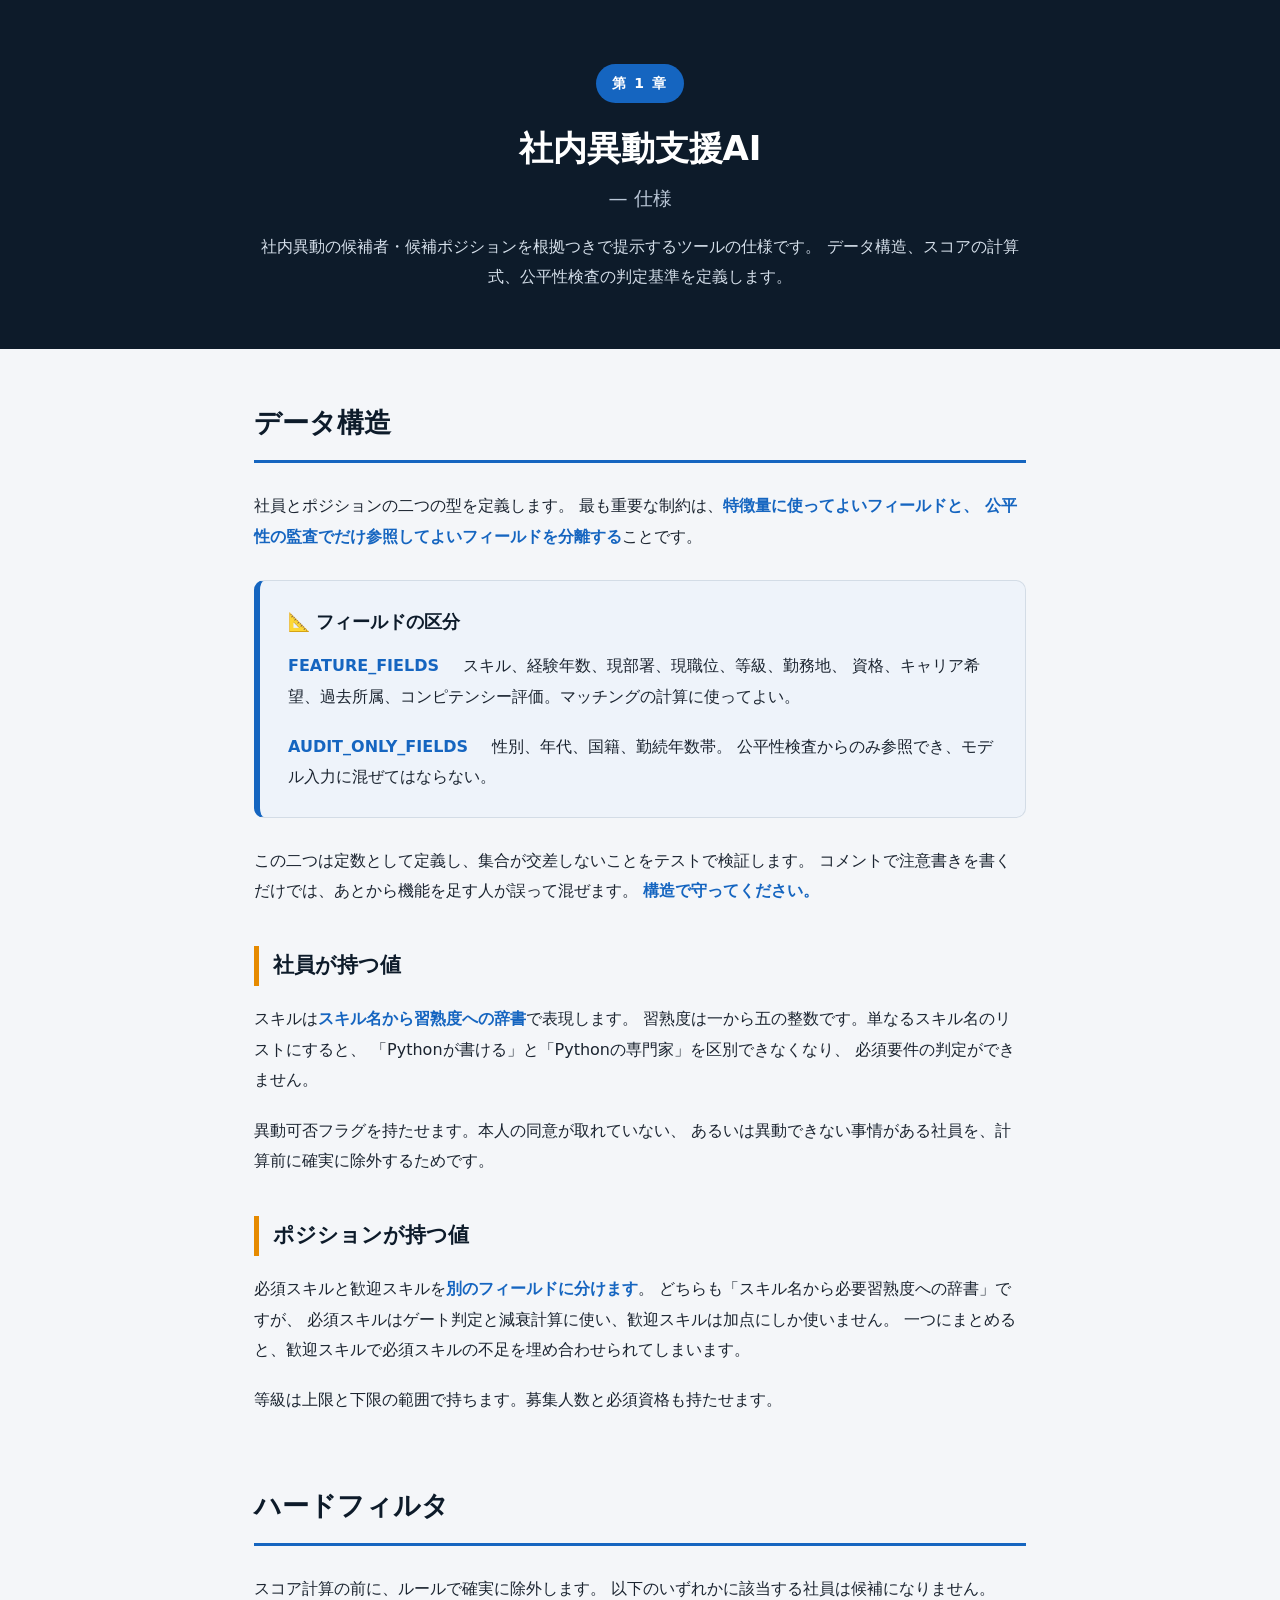
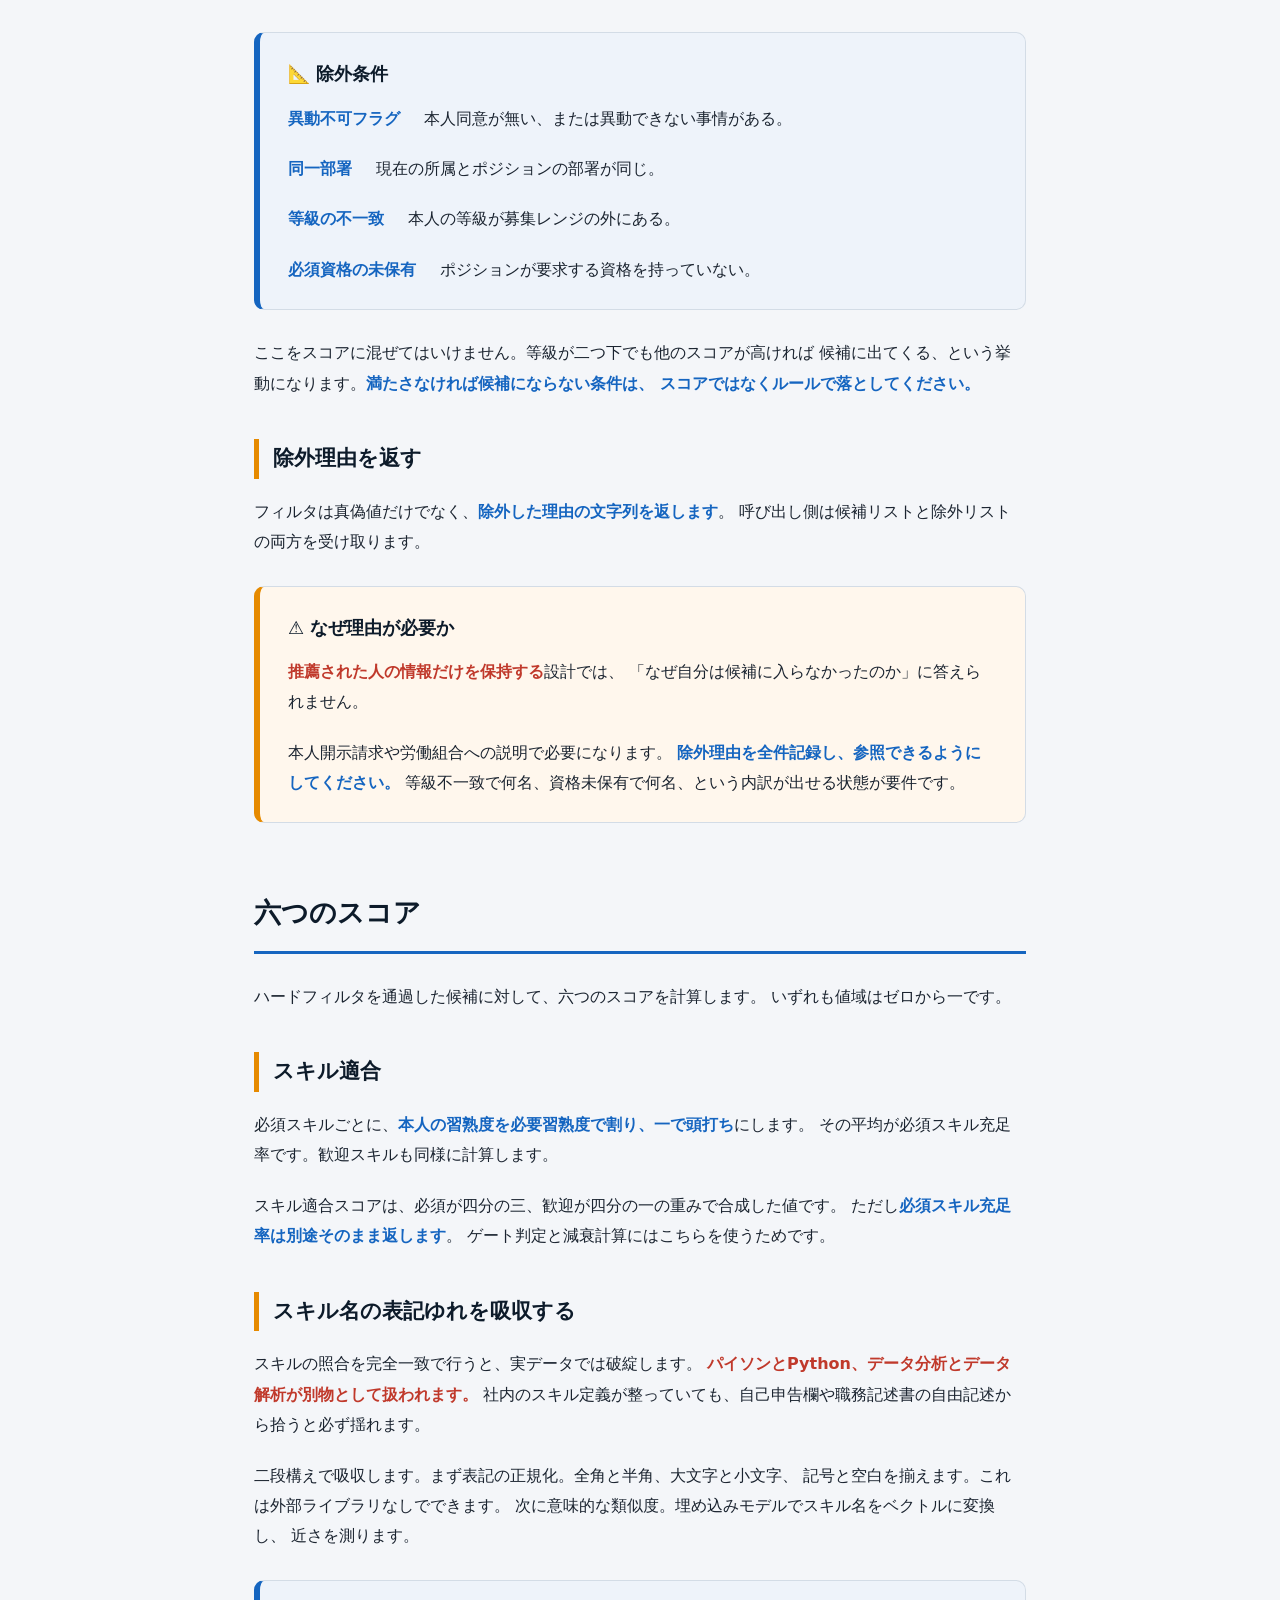
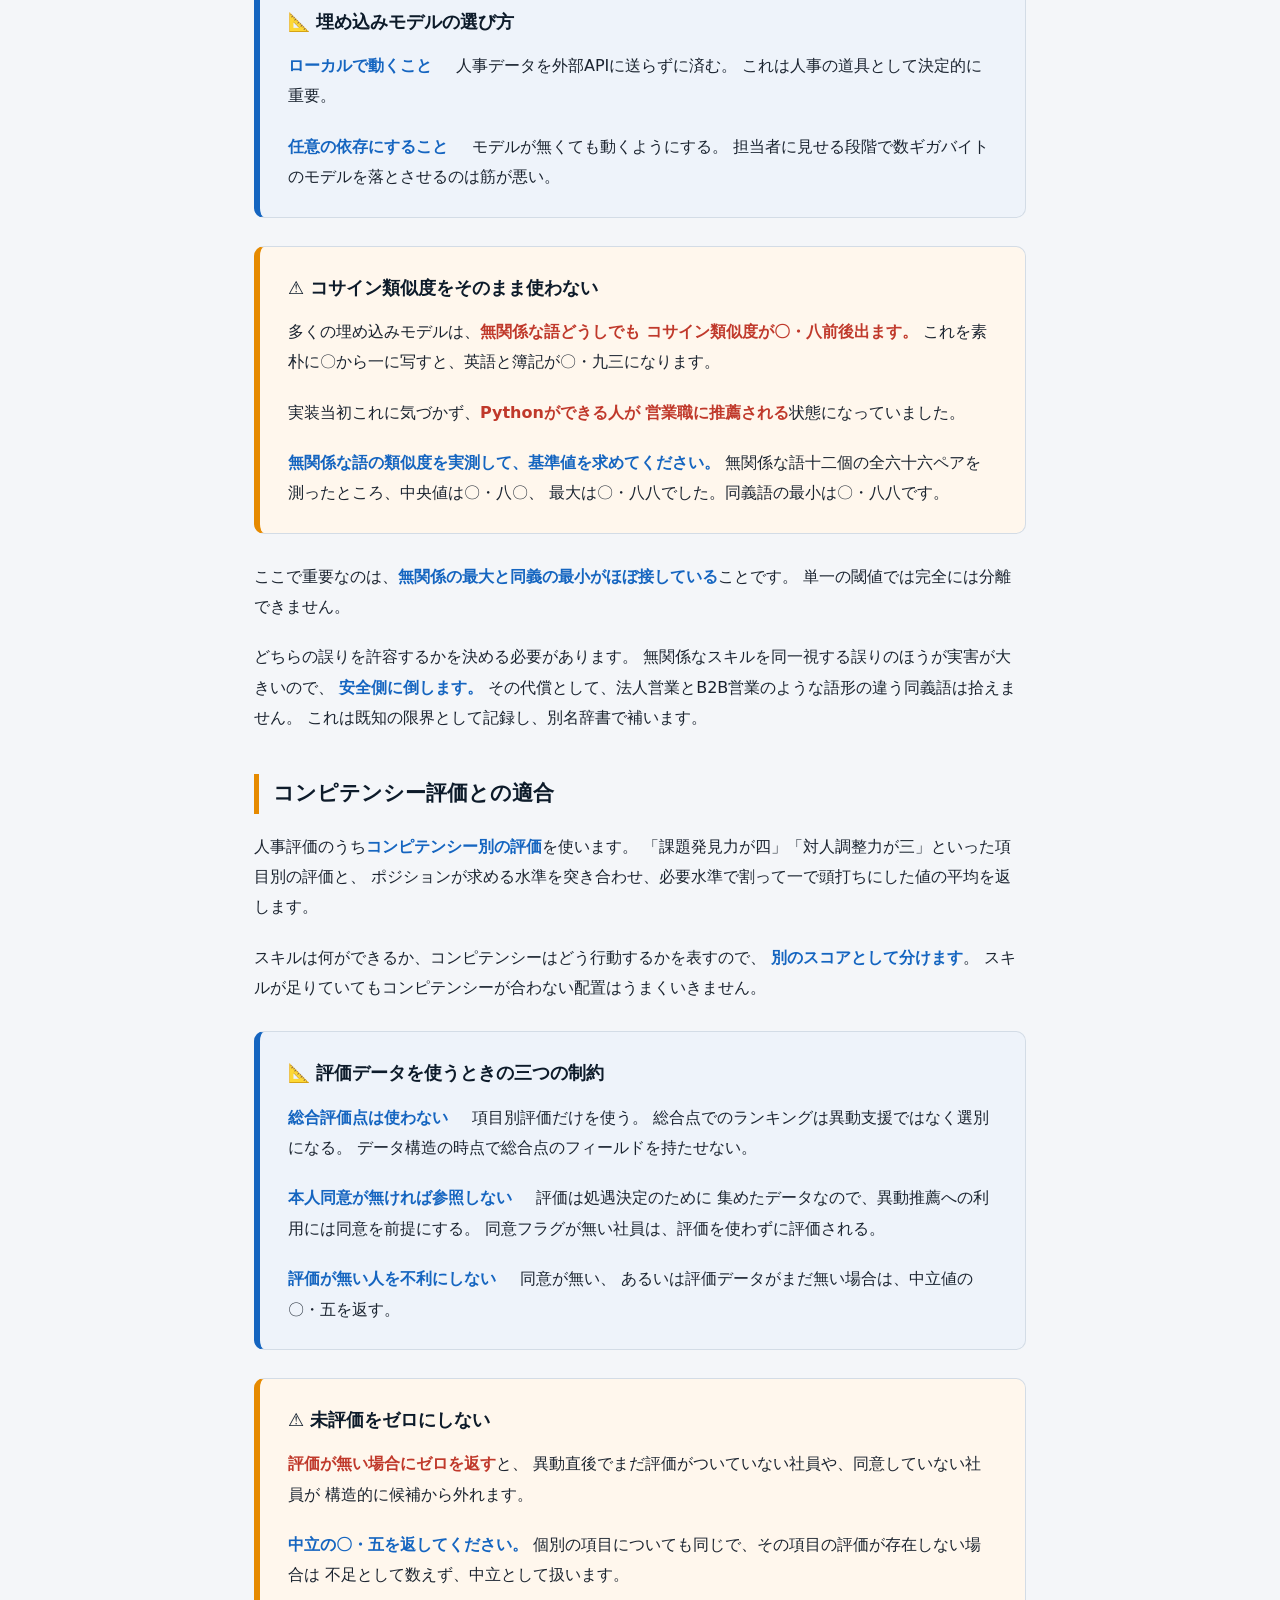
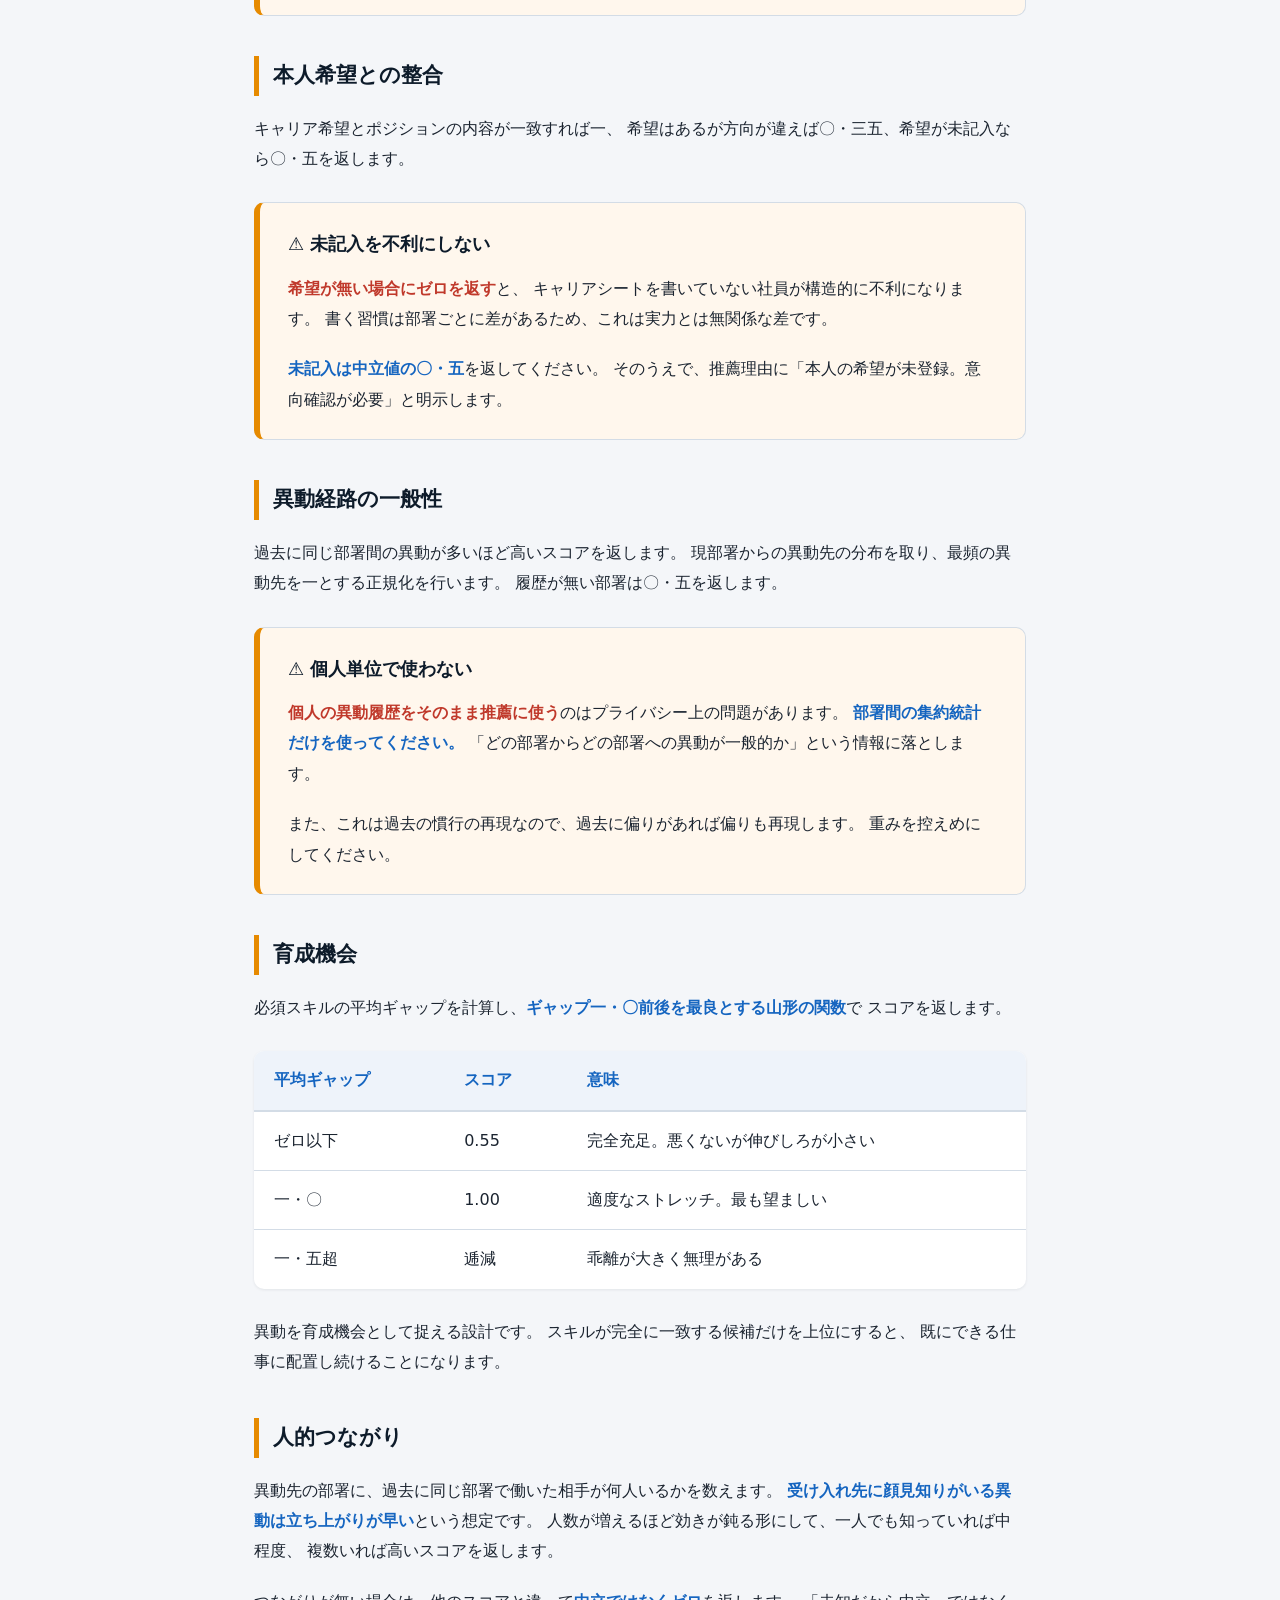
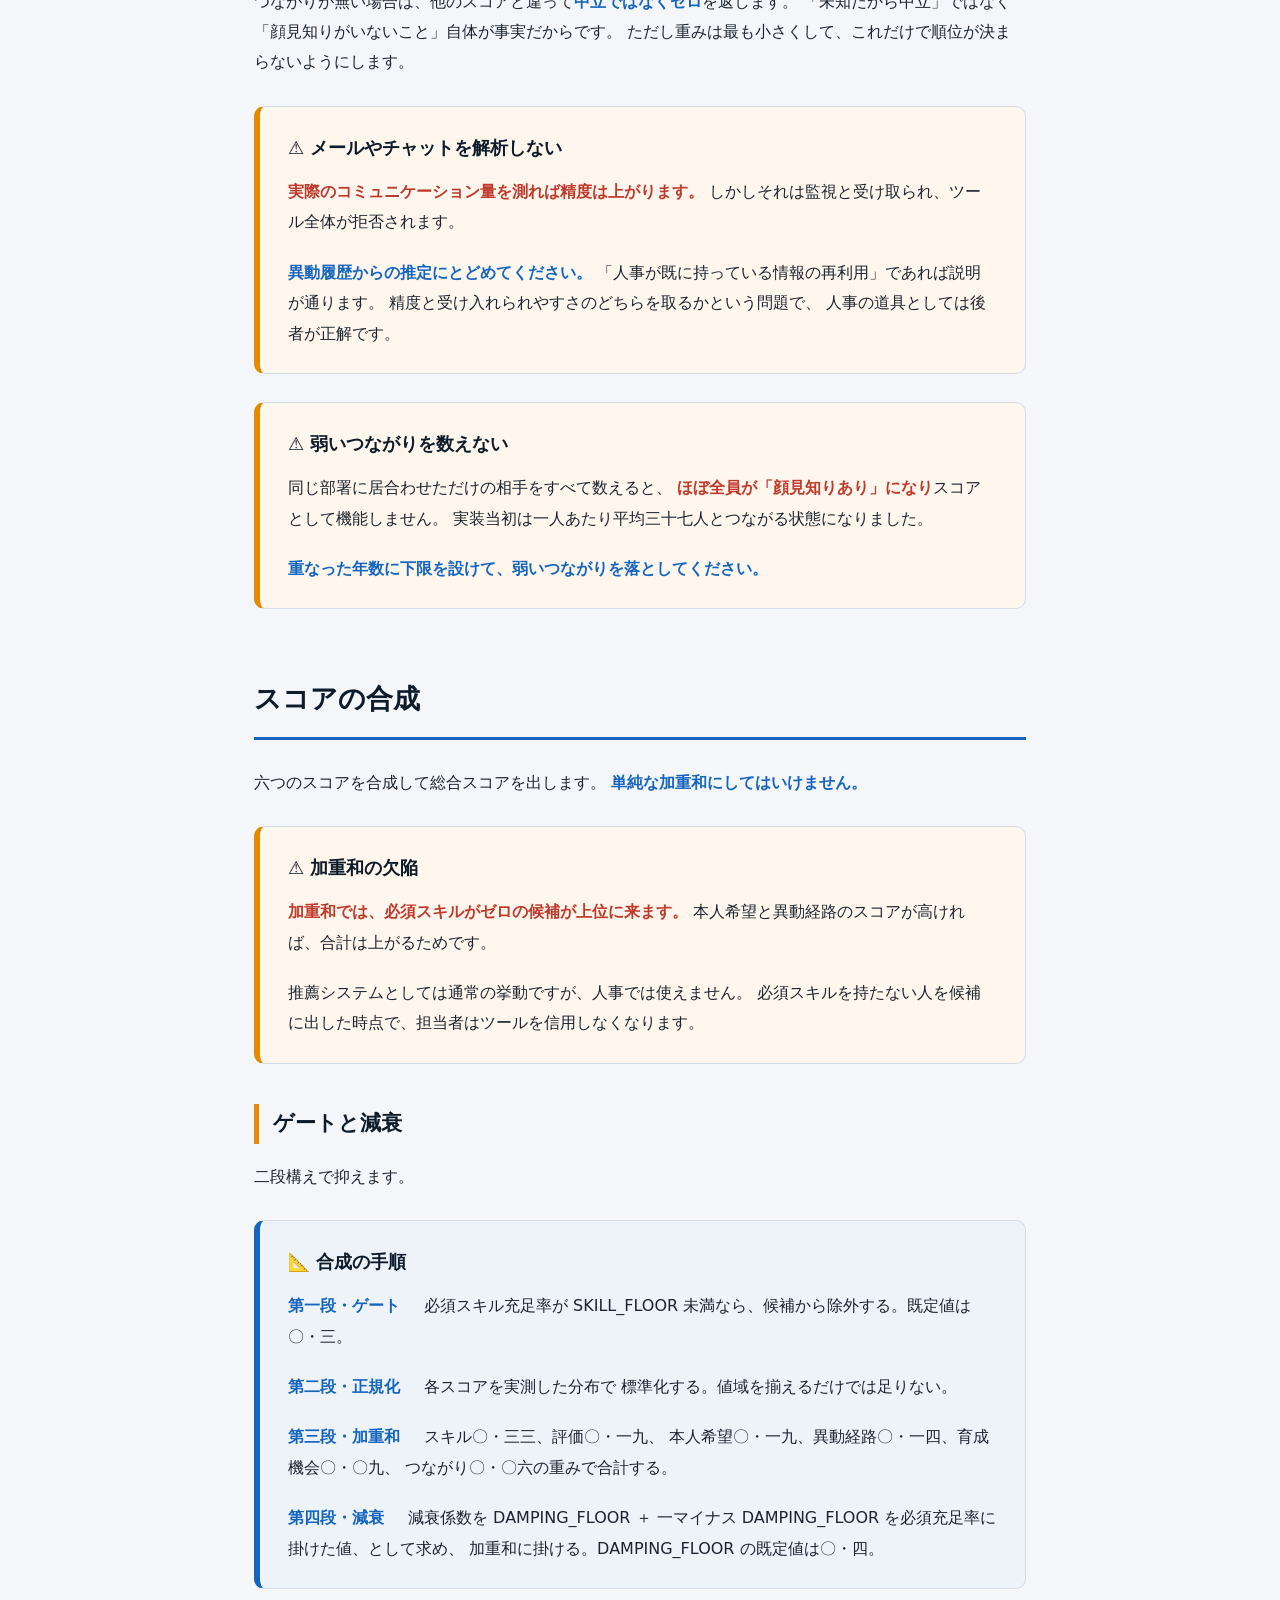
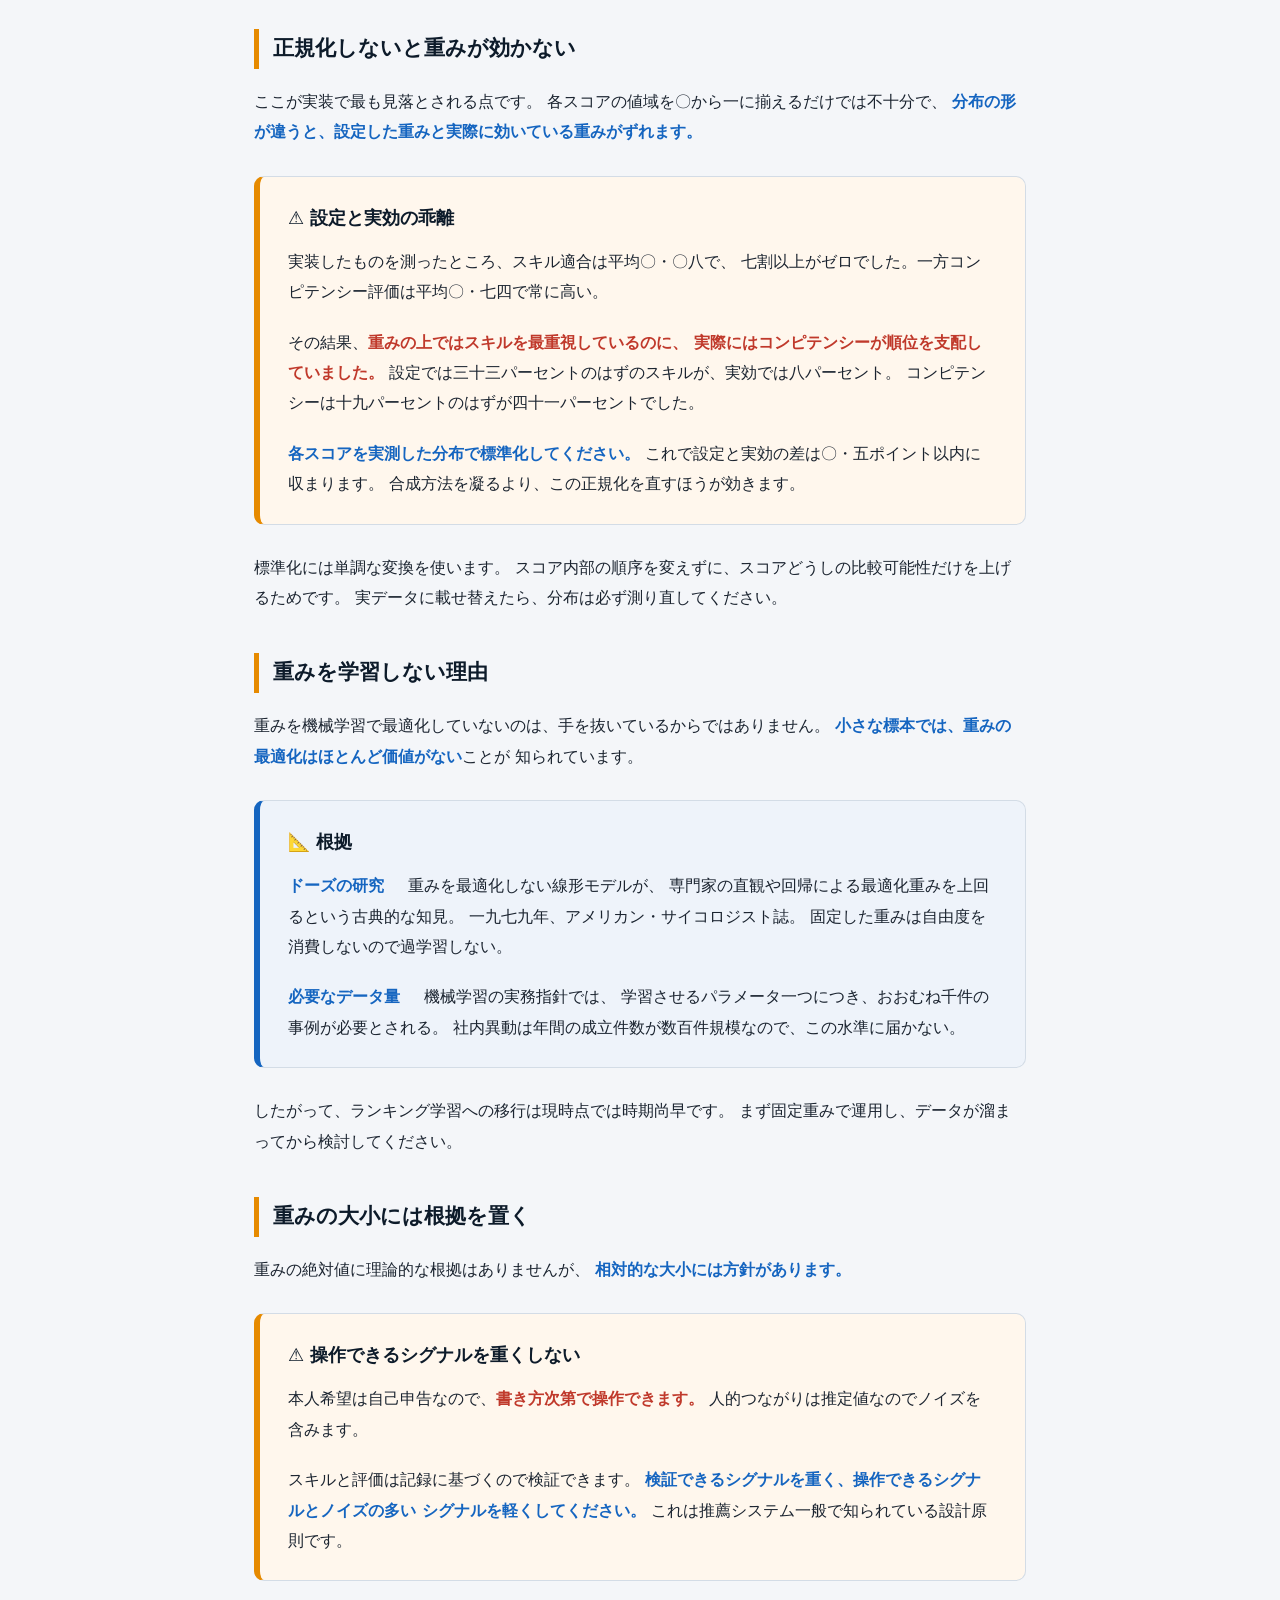
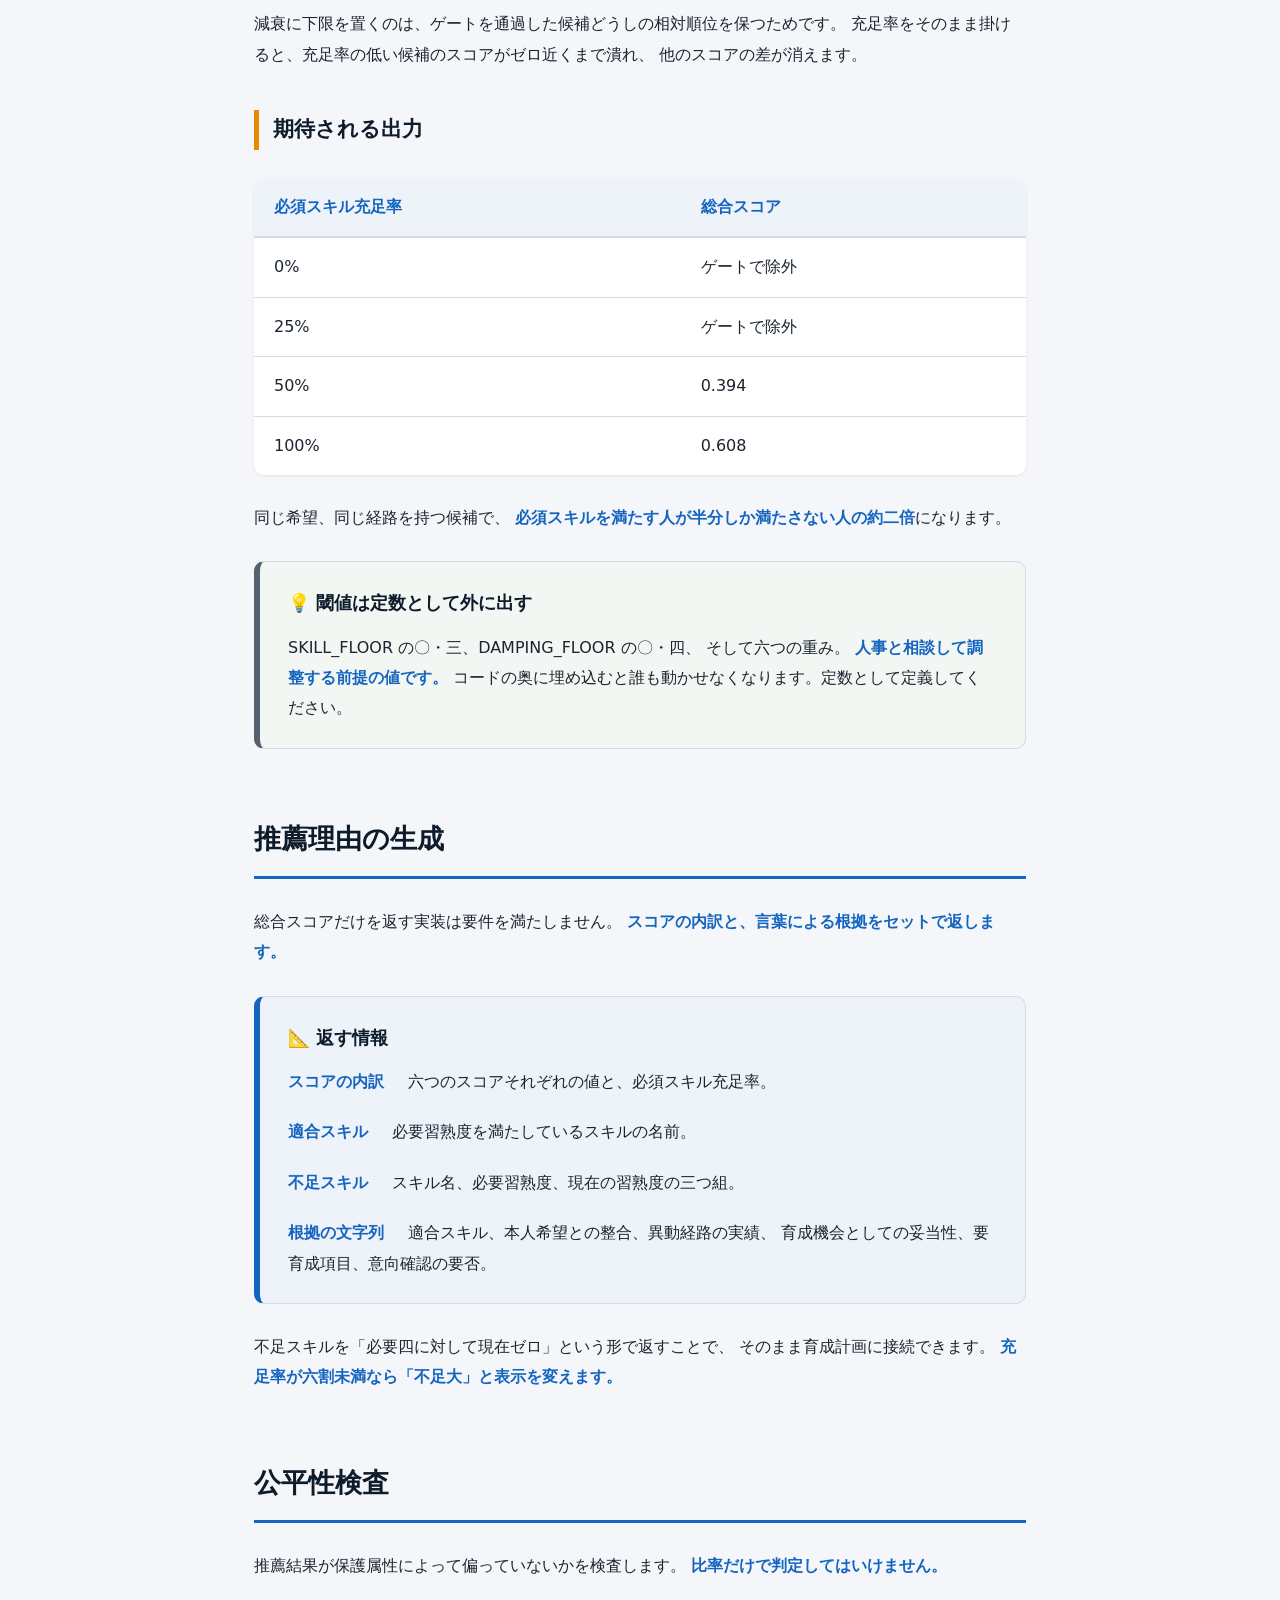
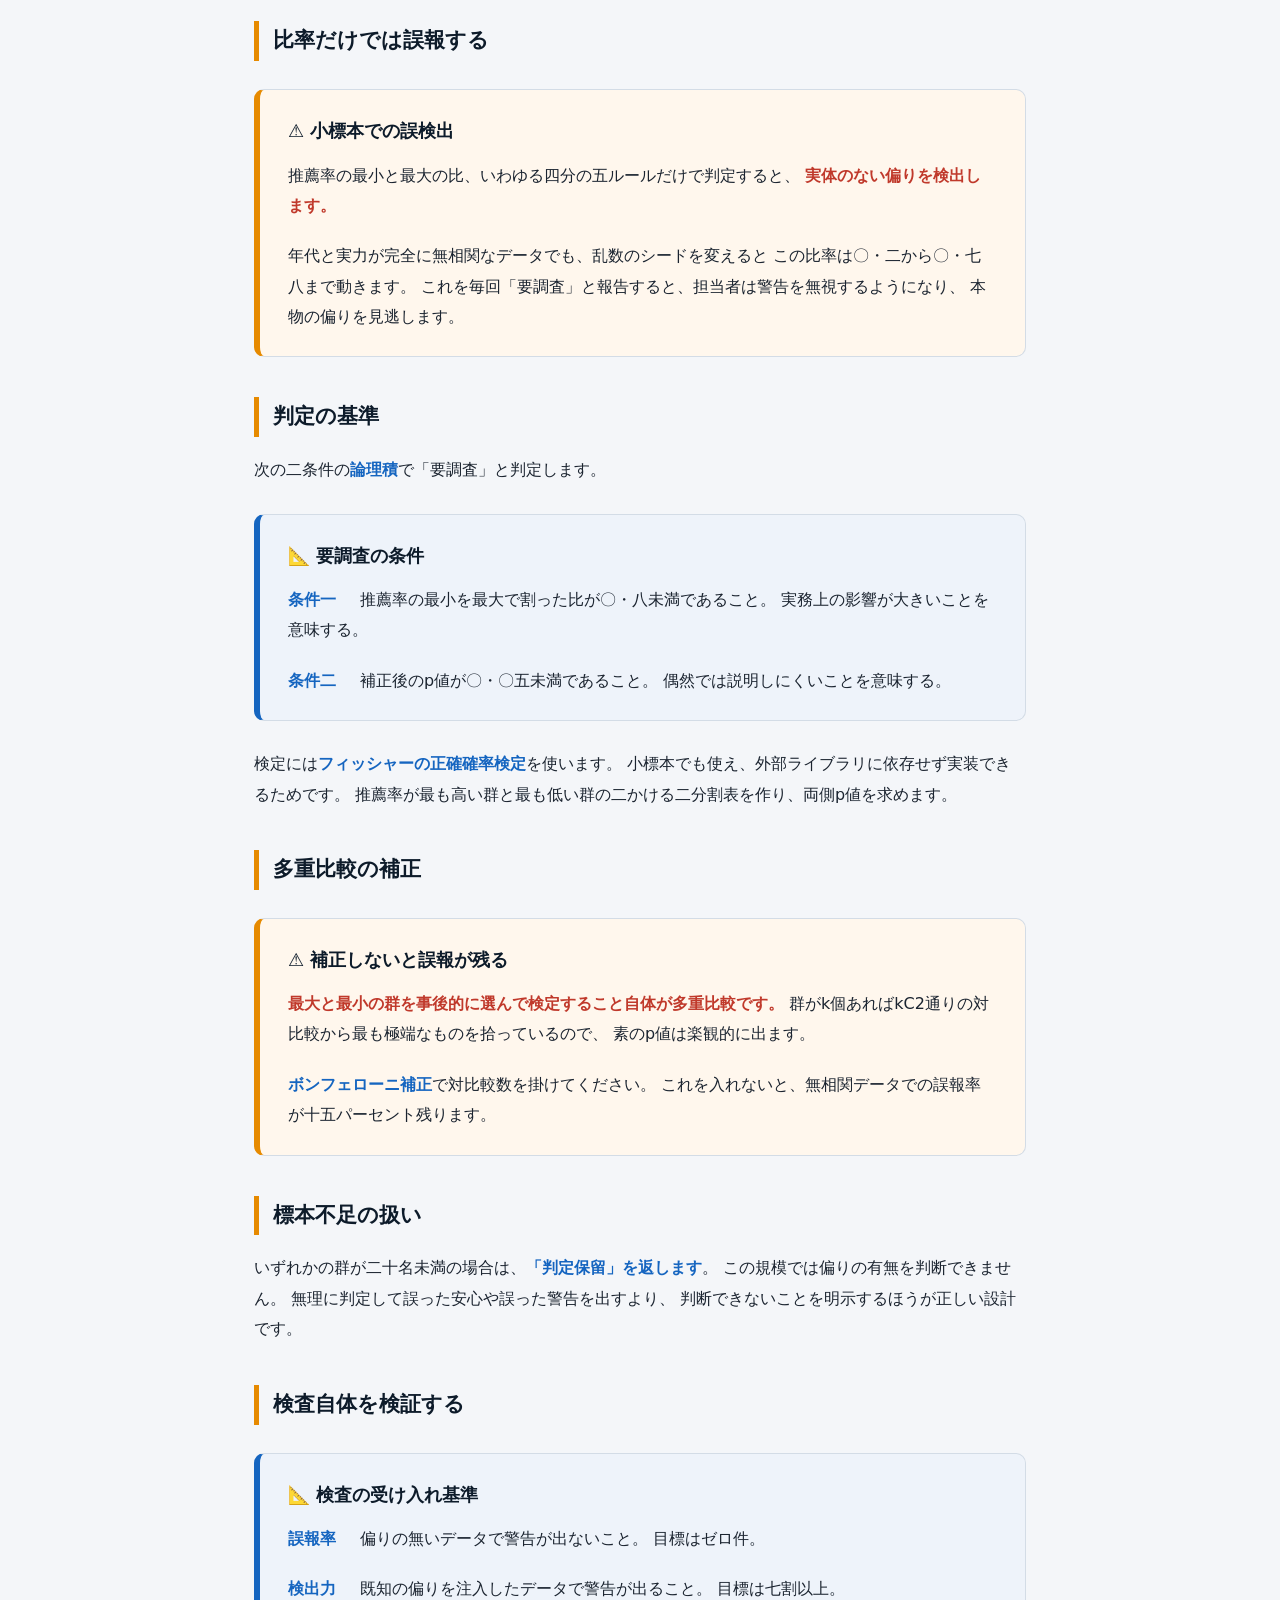
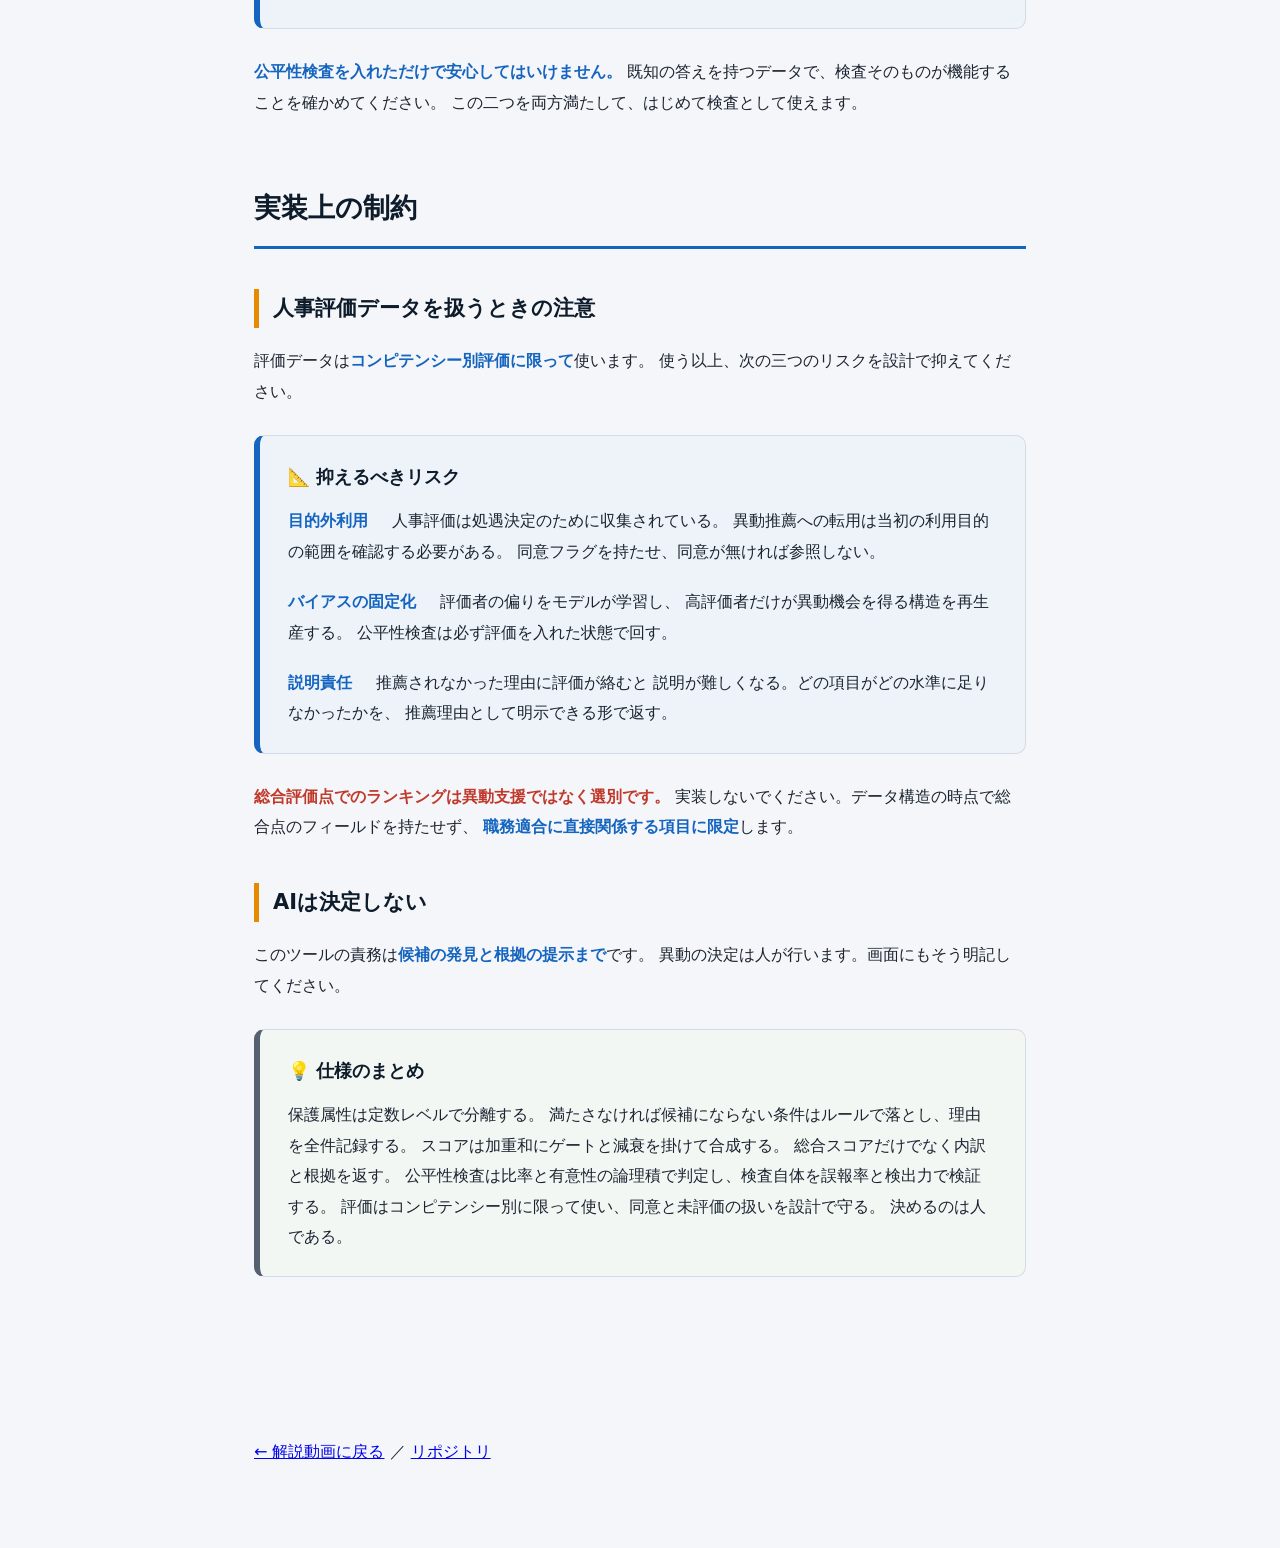
<file: docs/spec.html>
<!DOCTYPE html>
<html lang="ja">
<head>
<meta charset="utf-8">
<title>社内異動支援AI — 仕様</title>
<link rel="stylesheet" href="style.css">
</head>
<body>

<section class="page-hero">
  <div class="kicker">第 1 章</div>
  <h1>社内異動支援AI<span class="sub">— 仕様</span></h1>
  <p class="lead">社内異動の候補者・候補ポジションを根拠つきで提示するツールの仕様です。
  データ構造、スコアの計算式、公平性検査の判定基準を定義します。</p>
</section>

<article class="article">

<section id="s1">
<h2>データ構造</h2>

<p>社員とポジションの二つの型を定義します。
最も重要な制約は、<span class="term">特徴量に使ってよいフィールドと、
公平性の監査でだけ参照してよいフィールドを分離する</span>ことです。</p>

<div class="law-box">
  <h4>フィールドの区分</h4>
  <p><span class="article"><b>FEATURE_FIELDS</b>　スキル、経験年数、現部署、現職位、等級、勤務地、
  資格、キャリア希望、過去所属、コンピテンシー評価。マッチングの計算に使ってよい。</span></p>
  <p><span class="article"><b>AUDIT_ONLY_FIELDS</b>　性別、年代、国籍、勤続年数帯。
  公平性検査からのみ参照でき、モデル入力に混ぜてはならない。</span></p>
</div>

<p>この二つは定数として定義し、集合が交差しないことをテストで検証します。
コメントで注意書きを書くだけでは、あとから機能を足す人が誤って混ぜます。
<span class="term">構造で守ってください。</span></p>

<h3>社員が持つ値</h3>

<p>スキルは<span class="term">スキル名から習熟度への辞書</span>で表現します。
習熟度は一から五の整数です。単なるスキル名のリストにすると、
「Pythonが書ける」と「Pythonの専門家」を区別できなくなり、
必須要件の判定ができません。</p>

<p>異動可否フラグを持たせます。本人の同意が取れていない、
あるいは異動できない事情がある社員を、計算前に確実に除外するためです。</p>

<h3>ポジションが持つ値</h3>

<p>必須スキルと歓迎スキルを<span class="term">別のフィールドに分けます</span>。
どちらも「スキル名から必要習熟度への辞書」ですが、
必須スキルはゲート判定と減衰計算に使い、歓迎スキルは加点にしか使いません。
一つにまとめると、歓迎スキルで必須スキルの不足を埋め合わせられてしまいます。</p>

<p>等級は上限と下限の範囲で持ちます。募集人数と必須資格も持たせます。</p>
</section>

<section id="s2">
<h2>ハードフィルタ</h2>

<p>スコア計算の前に、ルールで確実に除外します。
以下のいずれかに該当する社員は候補になりません。</p>

<div class="law-box">
  <h4>除外条件</h4>
  <p><span class="article"><b>異動不可フラグ</b>　本人同意が無い、または異動できない事情がある。</span></p>
  <p><span class="article"><b>同一部署</b>　現在の所属とポジションの部署が同じ。</span></p>
  <p><span class="article"><b>等級の不一致</b>　本人の等級が募集レンジの外にある。</span></p>
  <p><span class="article"><b>必須資格の未保有</b>　ポジションが要求する資格を持っていない。</span></p>
</div>

<p>ここをスコアに混ぜてはいけません。等級が二つ下でも他のスコアが高ければ
候補に出てくる、という挙動になります。<span class="term">満たさなければ候補にならない条件は、
スコアではなくルールで落としてください。</span></p>

<h3>除外理由を返す</h3>

<p>フィルタは真偽値だけでなく、<span class="term">除外した理由の文字列を返します</span>。
呼び出し側は候補リストと除外リストの両方を受け取ります。</p>

<div class="pitfall-box">
  <h4>なぜ理由が必要か</h4>
  <p><span class="term-x">推薦された人の情報だけを保持する</span>設計では、
  「なぜ自分は候補に入らなかったのか」に答えられません。</p>
  <p>本人開示請求や労働組合への説明で必要になります。
  <span class="term">除外理由を全件記録し、参照できるようにしてください。</span>
  等級不一致で何名、資格未保有で何名、という内訳が出せる状態が要件です。</p>
</div>
</section>

<section id="s3">
<h2>六つのスコア</h2>

<p>ハードフィルタを通過した候補に対して、六つのスコアを計算します。
いずれも値域はゼロから一です。</p>

<h3>スキル適合</h3>

<p>必須スキルごとに、<span class="term">本人の習熟度を必要習熟度で割り、一で頭打ち</span>にします。
その平均が必須スキル充足率です。歓迎スキルも同様に計算します。</p>

<p>スキル適合スコアは、必須が四分の三、歓迎が四分の一の重みで合成した値です。
ただし<span class="term">必須スキル充足率は別途そのまま返します</span>。
ゲート判定と減衰計算にはこちらを使うためです。</p>

<h3>スキル名の表記ゆれを吸収する</h3>

<p>スキルの照合を完全一致で行うと、実データでは破綻します。
<span class="term-x">パイソンとPython、データ分析とデータ解析が別物として扱われます。</span>
社内のスキル定義が整っていても、自己申告欄や職務記述書の自由記述から拾うと必ず揺れます。</p>

<p>二段構えで吸収します。まず表記の正規化。全角と半角、大文字と小文字、
記号と空白を揃えます。これは外部ライブラリなしでできます。
次に意味的な類似度。埋め込みモデルでスキル名をベクトルに変換し、
近さを測ります。</p>

<div class="law-box">
  <h4>埋め込みモデルの選び方</h4>
  <p><span class="article"><b>ローカルで動くこと</b>　人事データを外部APIに送らずに済む。
  これは人事の道具として決定的に重要。</span></p>
  <p><span class="article"><b>任意の依存にすること</b>　モデルが無くても動くようにする。
  担当者に見せる段階で数ギガバイトのモデルを落とさせるのは筋が悪い。</span></p>
</div>

<div class="pitfall-box">
  <h4>コサイン類似度をそのまま使わない</h4>
  <p>多くの埋め込みモデルは、<span class="term-x">無関係な語どうしでも
  コサイン類似度が〇・八前後出ます。</span>
  これを素朴に〇から一に写すと、英語と簿記が〇・九三になります。</p>
  <p>実装当初これに気づかず、<span class="term-x">Pythonができる人が
  営業職に推薦される</span>状態になっていました。</p>
  <p><span class="term">無関係な語の類似度を実測して、基準値を求めてください。</span>
  無関係な語十二個の全六十六ペアを測ったところ、中央値は〇・八〇、
  最大は〇・八八でした。同義語の最小は〇・八八です。</p>
</div>

<p>ここで重要なのは、<span class="term">無関係の最大と同義の最小がほぼ接している</span>ことです。
単一の閾値では完全には分離できません。</p>

<p>どちらの誤りを許容するかを決める必要があります。
無関係なスキルを同一視する誤りのほうが実害が大きいので、
<span class="term">安全側に倒します。</span>
その代償として、法人営業とB2B営業のような語形の違う同義語は拾えません。
これは既知の限界として記録し、別名辞書で補います。</p>

<h3>コンピテンシー評価との適合</h3>

<p>人事評価のうち<span class="term">コンピテンシー別の評価</span>を使います。
「課題発見力が四」「対人調整力が三」といった項目別の評価と、
ポジションが求める水準を突き合わせ、必要水準で割って一で頭打ちにした値の平均を返します。</p>

<p>スキルは何ができるか、コンピテンシーはどう行動するかを表すので、
<span class="term">別のスコアとして分けます</span>。
スキルが足りていてもコンピテンシーが合わない配置はうまくいきません。</p>

<div class="law-box">
  <h4>評価データを使うときの三つの制約</h4>
  <p><span class="article"><b>総合評価点は使わない</b>　項目別評価だけを使う。
  総合点でのランキングは異動支援ではなく選別になる。
  データ構造の時点で総合点のフィールドを持たせない。</span></p>
  <p><span class="article"><b>本人同意が無ければ参照しない</b>　評価は処遇決定のために
  集めたデータなので、異動推薦への利用には同意を前提にする。
  同意フラグが無い社員は、評価を使わずに評価される。</span></p>
  <p><span class="article"><b>評価が無い人を不利にしない</b>　同意が無い、
  あるいは評価データがまだ無い場合は、中立値の〇・五を返す。</span></p>
</div>

<div class="pitfall-box">
  <h4>未評価をゼロにしない</h4>
  <p><span class="term-x">評価が無い場合にゼロを返す</span>と、
  異動直後でまだ評価がついていない社員や、同意していない社員が
  構造的に候補から外れます。</p>
  <p><span class="term">中立の〇・五を返してください。</span>
  個別の項目についても同じで、その項目の評価が存在しない場合は
  不足として数えず、中立として扱います。</p>
</div>

<h3>本人希望との整合</h3>

<p>キャリア希望とポジションの内容が一致すれば一、
希望はあるが方向が違えば〇・三五、希望が未記入なら〇・五を返します。</p>

<div class="pitfall-box">
  <h4>未記入を不利にしない</h4>
  <p><span class="term-x">希望が無い場合にゼロを返す</span>と、
  キャリアシートを書いていない社員が構造的に不利になります。
  書く習慣は部署ごとに差があるため、これは実力とは無関係な差です。</p>
  <p><span class="term">未記入は中立値の〇・五</span>を返してください。
  そのうえで、推薦理由に「本人の希望が未登録。意向確認が必要」と明示します。</p>
</div>

<h3>異動経路の一般性</h3>

<p>過去に同じ部署間の異動が多いほど高いスコアを返します。
現部署からの異動先の分布を取り、最頻の異動先を一とする正規化を行います。
履歴が無い部署は〇・五を返します。</p>

<div class="pitfall-box">
  <h4>個人単位で使わない</h4>
  <p><span class="term-x">個人の異動履歴をそのまま推薦に使う</span>のはプライバシー上の問題があります。
  <span class="term">部署間の集約統計だけを使ってください。</span>
  「どの部署からどの部署への異動が一般的か」という情報に落とします。</p>
  <p>また、これは過去の慣行の再現なので、過去に偏りがあれば偏りも再現します。
  重みを控えめにしてください。</p>
</div>

<h3>育成機会</h3>

<p>必須スキルの平均ギャップを計算し、<span class="term">ギャップ一・〇前後を最良とする山形の関数</span>で
スコアを返します。</p>

<table class="timeline">
  <thead><tr><th>平均ギャップ</th><th>スコア</th><th>意味</th></tr></thead>
  <tbody>
    <tr><td>ゼロ以下</td><td>0.55</td><td>完全充足。悪くないが伸びしろが小さい</td></tr>
    <tr><td>一・〇</td><td>1.00</td><td>適度なストレッチ。最も望ましい</td></tr>
    <tr><td>一・五超</td><td>逓減</td><td>乖離が大きく無理がある</td></tr>
  </tbody>
</table>

<p>異動を育成機会として捉える設計です。
スキルが完全に一致する候補だけを上位にすると、
既にできる仕事に配置し続けることになります。</p>

<h3>人的つながり</h3>

<p>異動先の部署に、過去に同じ部署で働いた相手が何人いるかを数えます。
<span class="term">受け入れ先に顔見知りがいる異動は立ち上がりが早い</span>という想定です。
人数が増えるほど効きが鈍る形にして、一人でも知っていれば中程度、
複数いれば高いスコアを返します。</p>

<p>つながりが無い場合は、他のスコアと違って<span class="term">中立ではなくゼロ</span>を返します。
「未知だから中立」ではなく「顔見知りがいないこと」自体が事実だからです。
ただし重みは最も小さくして、これだけで順位が決まらないようにします。</p>

<div class="pitfall-box">
  <h4>メールやチャットを解析しない</h4>
  <p><span class="term-x">実際のコミュニケーション量を測れば精度は上がります。</span>
  しかしそれは監視と受け取られ、ツール全体が拒否されます。</p>
  <p><span class="term">異動履歴からの推定にとどめてください。</span>
  「人事が既に持っている情報の再利用」であれば説明が通ります。
  精度と受け入れられやすさのどちらを取るかという問題で、
  人事の道具としては後者が正解です。</p>
</div>

<div class="pitfall-box">
  <h4>弱いつながりを数えない</h4>
  <p>同じ部署に居合わせただけの相手をすべて数えると、
  <span class="term-x">ほぼ全員が「顔見知りあり」になり</span>スコアとして機能しません。
  実装当初は一人あたり平均三十七人とつながる状態になりました。</p>
  <p><span class="term">重なった年数に下限を設けて、弱いつながりを落としてください。</span></p>
</div>
</section>

<section id="s4">
<h2>スコアの合成</h2>

<p>六つのスコアを合成して総合スコアを出します。
<span class="term">単純な加重和にしてはいけません。</span></p>

<div class="pitfall-box">
  <h4>加重和の欠陥</h4>
  <p><span class="term-x">加重和では、必須スキルがゼロの候補が上位に来ます。</span>
  本人希望と異動経路のスコアが高ければ、合計は上がるためです。</p>
  <p>推薦システムとしては通常の挙動ですが、人事では使えません。
  必須スキルを持たない人を候補に出した時点で、担当者はツールを信用しなくなります。</p>
</div>

<h3>ゲートと減衰</h3>

<p>二段構えで抑えます。</p>

<div class="law-box">
  <h4>合成の手順</h4>
  <p><span class="article"><b>第一段・ゲート</b>　必須スキル充足率が
  SKILL_FLOOR 未満なら、候補から除外する。既定値は〇・三。</span></p>
  <p><span class="article"><b>第二段・正規化</b>　各スコアを実測した分布で
  標準化する。値域を揃えるだけでは足りない。</span></p>
  <p><span class="article"><b>第三段・加重和</b>　スキル〇・三三、評価〇・一九、
  本人希望〇・一九、異動経路〇・一四、育成機会〇・〇九、
  つながり〇・〇六の重みで合計する。</span></p>
  <p><span class="article"><b>第四段・減衰</b>　減衰係数を
  DAMPING_FLOOR ＋ 一マイナス DAMPING_FLOOR を必須充足率に掛けた値、として求め、
  加重和に掛ける。DAMPING_FLOOR の既定値は〇・四。</span></p>
</div>

<h3>正規化しないと重みが効かない</h3>

<p>ここが実装で最も見落とされる点です。
各スコアの値域を〇から一に揃えるだけでは不十分で、
<span class="term">分布の形が違うと、設定した重みと実際に効いている重みがずれます。</span></p>

<div class="pitfall-box">
  <h4>設定と実効の乖離</h4>
  <p>実装したものを測ったところ、スキル適合は平均〇・〇八で、
  七割以上がゼロでした。一方コンピテンシー評価は平均〇・七四で常に高い。</p>
  <p>その結果、<span class="term-x">重みの上ではスキルを最重視しているのに、
  実際にはコンピテンシーが順位を支配していました。</span>
  設定では三十三パーセントのはずのスキルが、実効では八パーセント。
  コンピテンシーは十九パーセントのはずが四十一パーセントでした。</p>
  <p><span class="term">各スコアを実測した分布で標準化してください。</span>
  これで設定と実効の差は〇・五ポイント以内に収まります。
  合成方法を凝るより、この正規化を直すほうが効きます。</p>
</div>

<p>標準化には単調な変換を使います。
スコア内部の順序を変えずに、スコアどうしの比較可能性だけを上げるためです。
実データに載せ替えたら、分布は必ず測り直してください。</p>

<h3>重みを学習しない理由</h3>

<p>重みを機械学習で最適化していないのは、手を抜いているからではありません。
<span class="term">小さな標本では、重みの最適化はほとんど価値がない</span>ことが
知られています。</p>

<div class="law-box">
  <h4>根拠</h4>
  <p><span class="article"><b>ドーズの研究</b>　重みを最適化しない線形モデルが、
  専門家の直観や回帰による最適化重みを上回るという古典的な知見。
  一九七九年、アメリカン・サイコロジスト誌。
  固定した重みは自由度を消費しないので過学習しない。</span></p>
  <p><span class="article"><b>必要なデータ量</b>　機械学習の実務指針では、
  学習させるパラメータ一つにつき、おおむね千件の事例が必要とされる。
  社内異動は年間の成立件数が数百件規模なので、この水準に届かない。</span></p>
</div>

<p>したがって、ランキング学習への移行は現時点では時期尚早です。
まず固定重みで運用し、データが溜まってから検討してください。</p>

<h3>重みの大小には根拠を置く</h3>

<p>重みの絶対値に理論的な根拠はありませんが、
<span class="term">相対的な大小には方針があります。</span></p>

<div class="pitfall-box">
  <h4>操作できるシグナルを重くしない</h4>
  <p>本人希望は自己申告なので、<span class="term-x">書き方次第で操作できます。</span>
  人的つながりは推定値なのでノイズを含みます。</p>
  <p>スキルと評価は記録に基づくので検証できます。
  <span class="term">検証できるシグナルを重く、操作できるシグナルとノイズの多い
  シグナルを軽くしてください。</span>
  これは推薦システム一般で知られている設計原則です。</p>
</div>

<p>減衰に下限を置くのは、ゲートを通過した候補どうしの相対順位を保つためです。
充足率をそのまま掛けると、充足率の低い候補のスコアがゼロ近くまで潰れ、
他のスコアの差が消えます。</p>

<h3>期待される出力</h3>

<table class="timeline">
  <thead><tr><th>必須スキル充足率</th><th>総合スコア</th></tr></thead>
  <tbody>
    <tr><td>0%</td><td>ゲートで除外</td></tr>
    <tr><td>25%</td><td>ゲートで除外</td></tr>
    <tr><td>50%</td><td>0.394</td></tr>
    <tr><td>100%</td><td>0.608</td></tr>
  </tbody>
</table>

<p>同じ希望、同じ経路を持つ候補で、
<span class="term">必須スキルを満たす人が半分しか満たさない人の約二倍</span>になります。</p>

<div class="case-box">
  <h4>閾値は定数として外に出す</h4>
  <p>SKILL_FLOOR の〇・三、DAMPING_FLOOR の〇・四、
  そして六つの重み。
  <span class="term">人事と相談して調整する前提の値です。</span>
  コードの奥に埋め込むと誰も動かせなくなります。定数として定義してください。</p>
</div>
</section>

<section id="s5">
<h2>推薦理由の生成</h2>

<p>総合スコアだけを返す実装は要件を満たしません。
<span class="term">スコアの内訳と、言葉による根拠をセットで返します。</span></p>

<div class="law-box">
  <h4>返す情報</h4>
  <p><span class="article"><b>スコアの内訳</b>　六つのスコアそれぞれの値と、必須スキル充足率。</span></p>
  <p><span class="article"><b>適合スキル</b>　必要習熟度を満たしているスキルの名前。</span></p>
  <p><span class="article"><b>不足スキル</b>　スキル名、必要習熟度、現在の習熟度の三つ組。</span></p>
  <p><span class="article"><b>根拠の文字列</b>　適合スキル、本人希望との整合、異動経路の実績、
  育成機会としての妥当性、要育成項目、意向確認の要否。</span></p>
</div>

<p>不足スキルを「必要四に対して現在ゼロ」という形で返すことで、
そのまま育成計画に接続できます。
<span class="term">充足率が六割未満なら「不足大」と表示を変えます。</span></p>
</section>

<section id="s6">
<h2>公平性検査</h2>

<p>推薦結果が保護属性によって偏っていないかを検査します。
<span class="term">比率だけで判定してはいけません。</span></p>

<h3>比率だけでは誤報する</h3>

<div class="pitfall-box">
  <h4>小標本での誤検出</h4>
  <p>推薦率の最小と最大の比、いわゆる四分の五ルールだけで判定すると、
  <span class="term-x">実体のない偏りを検出します。</span></p>
  <p>年代と実力が完全に無相関なデータでも、乱数のシードを変えると
  この比率は〇・二から〇・七八まで動きます。
  これを毎回「要調査」と報告すると、担当者は警告を無視するようになり、
  本物の偏りを見逃します。</p>
</div>

<h3>判定の基準</h3>

<p>次の二条件の<span class="term">論理積</span>で「要調査」と判定します。</p>

<div class="law-box">
  <h4>要調査の条件</h4>
  <p><span class="article"><b>条件一</b>　推薦率の最小を最大で割った比が〇・八未満であること。
  実務上の影響が大きいことを意味する。</span></p>
  <p><span class="article"><b>条件二</b>　補正後のp値が〇・〇五未満であること。
  偶然では説明しにくいことを意味する。</span></p>
</div>

<p>検定には<span class="term">フィッシャーの正確確率検定</span>を使います。
小標本でも使え、外部ライブラリに依存せず実装できるためです。
推薦率が最も高い群と最も低い群の二かける二分割表を作り、両側p値を求めます。</p>

<h3>多重比較の補正</h3>

<div class="pitfall-box">
  <h4>補正しないと誤報が残る</h4>
  <p><span class="term-x">最大と最小の群を事後的に選んで検定すること自体が多重比較です。</span>
  群がk個あればkC2通りの対比較から最も極端なものを拾っているので、
  素のp値は楽観的に出ます。</p>
  <p><span class="term">ボンフェローニ補正</span>で対比較数を掛けてください。
  これを入れないと、無相関データでの誤報率が十五パーセント残ります。</p>
</div>

<h3>標本不足の扱い</h3>

<p>いずれかの群が二十名未満の場合は、<span class="term">「判定保留」を返します</span>。
この規模では偏りの有無を判断できません。
無理に判定して誤った安心や誤った警告を出すより、
判断できないことを明示するほうが正しい設計です。</p>

<h3>検査自体を検証する</h3>

<div class="law-box">
  <h4>検査の受け入れ基準</h4>
  <p><span class="article"><b>誤報率</b>　偏りの無いデータで警告が出ないこと。
  目標はゼロ件。</span></p>
  <p><span class="article"><b>検出力</b>　既知の偏りを注入したデータで警告が出ること。
  目標は七割以上。</span></p>
</div>

<p><span class="term">公平性検査を入れただけで安心してはいけません。</span>
既知の答えを持つデータで、検査そのものが機能することを確かめてください。
この二つを両方満たして、はじめて検査として使えます。</p>
</section>

<section id="s7">
<h2>実装上の制約</h2>

<h3>人事評価データを扱うときの注意</h3>

<p>評価データは<span class="term">コンピテンシー別評価に限って</span>使います。
使う以上、次の三つのリスクを設計で抑えてください。</p>

<div class="law-box">
  <h4>抑えるべきリスク</h4>
  <p><span class="article"><b>目的外利用</b>　人事評価は処遇決定のために収集されている。
  異動推薦への転用は当初の利用目的の範囲を確認する必要がある。
  同意フラグを持たせ、同意が無ければ参照しない。</span></p>
  <p><span class="article"><b>バイアスの固定化</b>　評価者の偏りをモデルが学習し、
  高評価者だけが異動機会を得る構造を再生産する。
  公平性検査は必ず評価を入れた状態で回す。</span></p>
  <p><span class="article"><b>説明責任</b>　推薦されなかった理由に評価が絡むと
  説明が難しくなる。どの項目がどの水準に足りなかったかを、
  推薦理由として明示できる形で返す。</span></p>
</div>

<p><span class="term-x">総合評価点でのランキングは異動支援ではなく選別です。</span>
実装しないでください。データ構造の時点で総合点のフィールドを持たせず、
<span class="term">職務適合に直接関係する項目に限定</span>します。</p>

<h3>AIは決定しない</h3>

<p>このツールの責務は<span class="term">候補の発見と根拠の提示まで</span>です。
異動の決定は人が行います。画面にもそう明記してください。</p>

<div class="case-box">
  <h4>仕様のまとめ</h4>
  <p>保護属性は定数レベルで分離する。
  満たさなければ候補にならない条件はルールで落とし、理由を全件記録する。
  スコアは加重和にゲートと減衰を掛けて合成する。
  総合スコアだけでなく内訳と根拠を返す。
  公平性検査は比率と有意性の論理積で判定し、検査自体を誤報率と検出力で検証する。
  評価はコンピテンシー別に限って使い、同意と未評価の扱いを設計で守る。
  決めるのは人である。</p>
</div>
</section>

</article>
<div style="max-width:820px;margin:0 auto;padding:0 24px 60px">
<p><a href="index.html">← 解説動画に戻る</a> ／
<a href="https://github.com/kinuwaki/kikuhr">リポジトリ</a></p>
</div>
</body>
</html>
</file>
<file: textbook/assets/style.css>
/* 教科書の見た目。
   動画パイプライン（lecture/templates/slide.css）と同じ配色にしてあるので、
   教科書を読んでから動画を見たときに色の意味がぶれない。
   term=青（重要語）/ term-x=赤（誤り・否定） */

:root {
  --ink:      #1b2430;
  --ink-soft: #55616f;
  --accent:   #1565C0;
  --wrong:    #c0392b;
  --bg:       #f4f6f9;
  --card:     #ffffff;
  --line:     #d3dce6;
  --law-bg:   #eef3fa;
  --pit-bg:   #fff7ed;
  --case-bg:  #f3f7f4;
  --gold:     #E68A00;
  --deep:     #0d1b2a;
}

* { box-sizing: border-box; }

body {
  margin: 0;
  background: var(--bg);
  color: var(--ink);
  font-family: "Hiragino Sans", "Hiragino Kaku Gothic ProN", "Yu Gothic",
               "Noto Sans JP", system-ui, sans-serif;
  line-height: 1.9;
  font-feature-settings: "palt" 1;
  -webkit-font-smoothing: antialiased;
}

/* ── 章の扉 ─────────────────────────────── */
.page-hero {
  background: var(--deep);
  color: #fff;
  padding: 64px 32px 56px;
  text-align: center;
}
.page-hero .kicker {
  display: inline-block;
  background: var(--accent);
  color: #fff;
  font-size: 14px; font-weight: 700;
  letter-spacing: .12em;
  padding: 6px 16px; border-radius: 999px;
  margin-bottom: 20px;
}
.page-hero h1 {
  margin: 0 0 20px;
  font-size: 34px; line-height: 1.5;
}
.page-hero h1 .sub {
  display: block;
  font-size: 19px; font-weight: 400;
  color: #b9c6d6; margin-top: 10px;
}
.page-hero .lead {
  max-width: 760px; margin: 0 auto;
  font-size: 16px; color: #d5dfea;
}

/* ── 本文 ───────────────────────────────── */
.article {
  max-width: 820px;
  margin: 0 auto;
  padding: 48px 24px 96px;
}
.article section { margin-bottom: 64px; }

h2 {
  font-size: 27px;
  color: var(--deep);
  border-bottom: 3px solid var(--accent);
  padding-bottom: 12px;
  margin: 0 0 28px;
}
h3 {
  font-size: 21px;
  color: var(--deep);
  border-left: 5px solid var(--gold);
  padding-left: 14px;
  margin: 40px 0 18px;
}
h4 { font-size: 18px; margin: 0 0 12px; color: var(--deep); }
p  { margin: 0 0 20px; }

.term   { color: var(--accent); font-weight: 700; }
.term-x { color: var(--wrong);  font-weight: 700; }

/* ── ボックス ───────────────────────────── */
.law-box, .pitfall-box, .case-box {
  border: 1px solid var(--line);
  border-radius: 10px;
  padding: 24px 28px;
  margin: 28px 0;
}
.law-box     { background: var(--law-bg);  border-left: 6px solid var(--accent); }
.pitfall-box { background: var(--pit-bg);  border-left: 6px solid var(--gold); }
.case-box    { background: var(--case-bg); border-left: 6px solid var(--ink-soft); }

.law-box h4::before     { content: "📐 "; }
.pitfall-box h4::before { content: "⚠️ "; }
.case-box h4::before    { content: "💡 "; }

.law-box p:last-child,
.pitfall-box p:last-child,
.case-box p:last-child { margin-bottom: 0; }

.article { counter-reset: none; }
.law-box .article { all: unset; }   /* span.article と .article の衝突回避 */

.law-box span.article b {
  display: inline-block;
  color: var(--accent);
  margin-right: 8px;
}

/* ── 表 ─────────────────────────────────── */
table.timeline {
  width: 100%;
  border-collapse: collapse;
  margin: 28px 0;
  background: var(--card);
  border-radius: 10px;
  overflow: hidden;
  box-shadow: 0 1px 3px rgba(13,27,42,.08);
}
table.timeline th {
  background: var(--law-bg);
  color: var(--accent);
  text-align: left;
  font-size: 16px;
  padding: 14px 20px;
  border-bottom: 2px solid var(--line);
}
table.timeline td {
  padding: 14px 20px;
  border-bottom: 1px solid var(--line);
}
table.timeline tr:last-child td { border-bottom: none; }

@media (max-width: 640px) {
  .page-hero h1 { font-size: 26px; }
  .article { padding: 32px 18px 64px; }
  h2 { font-size: 23px; }
}
</file>
<file: docs/style.css>
/* 教科書の見た目。
   動画パイプライン（lecture/templates/slide.css）と同じ配色にしてあるので、
   教科書を読んでから動画を見たときに色の意味がぶれない。
   term=青（重要語）/ term-x=赤（誤り・否定） */

:root {
  --ink:      #1b2430;
  --ink-soft: #55616f;
  --accent:   #1565C0;
  --wrong:    #c0392b;
  --bg:       #f4f6f9;
  --card:     #ffffff;
  --line:     #d3dce6;
  --law-bg:   #eef3fa;
  --pit-bg:   #fff7ed;
  --case-bg:  #f3f7f4;
  --gold:     #E68A00;
  --deep:     #0d1b2a;
}

* { box-sizing: border-box; }

body {
  margin: 0;
  background: var(--bg);
  color: var(--ink);
  font-family: "Hiragino Sans", "Hiragino Kaku Gothic ProN", "Yu Gothic",
               "Noto Sans JP", system-ui, sans-serif;
  line-height: 1.9;
  font-feature-settings: "palt" 1;
  -webkit-font-smoothing: antialiased;
}

/* ── 章の扉 ─────────────────────────────── */
.page-hero {
  background: var(--deep);
  color: #fff;
  padding: 64px 32px 56px;
  text-align: center;
}
.page-hero .kicker {
  display: inline-block;
  background: var(--accent);
  color: #fff;
  font-size: 14px; font-weight: 700;
  letter-spacing: .12em;
  padding: 6px 16px; border-radius: 999px;
  margin-bottom: 20px;
}
.page-hero h1 {
  margin: 0 0 20px;
  font-size: 34px; line-height: 1.5;
}
.page-hero h1 .sub {
  display: block;
  font-size: 19px; font-weight: 400;
  color: #b9c6d6; margin-top: 10px;
}
.page-hero .lead {
  max-width: 760px; margin: 0 auto;
  font-size: 16px; color: #d5dfea;
}

/* ── 本文 ───────────────────────────────── */
.article {
  max-width: 820px;
  margin: 0 auto;
  padding: 48px 24px 96px;
}
.article section { margin-bottom: 64px; }

h2 {
  font-size: 27px;
  color: var(--deep);
  border-bottom: 3px solid var(--accent);
  padding-bottom: 12px;
  margin: 0 0 28px;
}
h3 {
  font-size: 21px;
  color: var(--deep);
  border-left: 5px solid var(--gold);
  padding-left: 14px;
  margin: 40px 0 18px;
}
h4 { font-size: 18px; margin: 0 0 12px; color: var(--deep); }
p  { margin: 0 0 20px; }

.term   { color: var(--accent); font-weight: 700; }
.term-x { color: var(--wrong);  font-weight: 700; }

/* ── ボックス ───────────────────────────── */
.law-box, .pitfall-box, .case-box {
  border: 1px solid var(--line);
  border-radius: 10px;
  padding: 24px 28px;
  margin: 28px 0;
}
.law-box     { background: var(--law-bg);  border-left: 6px solid var(--accent); }
.pitfall-box { background: var(--pit-bg);  border-left: 6px solid var(--gold); }
.case-box    { background: var(--case-bg); border-left: 6px solid var(--ink-soft); }

.law-box h4::before     { content: "📐 "; }
.pitfall-box h4::before { content: "⚠️ "; }
.case-box h4::before    { content: "💡 "; }

.law-box p:last-child,
.pitfall-box p:last-child,
.case-box p:last-child { margin-bottom: 0; }

.article { counter-reset: none; }
.law-box .article { all: unset; }   /* span.article と .article の衝突回避 */

.law-box span.article b {
  display: inline-block;
  color: var(--accent);
  margin-right: 8px;
}

/* ── 表 ─────────────────────────────────── */
table.timeline {
  width: 100%;
  border-collapse: collapse;
  margin: 28px 0;
  background: var(--card);
  border-radius: 10px;
  overflow: hidden;
  box-shadow: 0 1px 3px rgba(13,27,42,.08);
}
table.timeline th {
  background: var(--law-bg);
  color: var(--accent);
  text-align: left;
  font-size: 16px;
  padding: 14px 20px;
  border-bottom: 2px solid var(--line);
}
table.timeline td {
  padding: 14px 20px;
  border-bottom: 1px solid var(--line);
}
table.timeline tr:last-child td { border-bottom: none; }

@media (max-width: 640px) {
  .page-hero h1 { font-size: 26px; }
  .article { padding: 32px 18px 64px; }
  h2 { font-size: 23px; }
}
</file>
